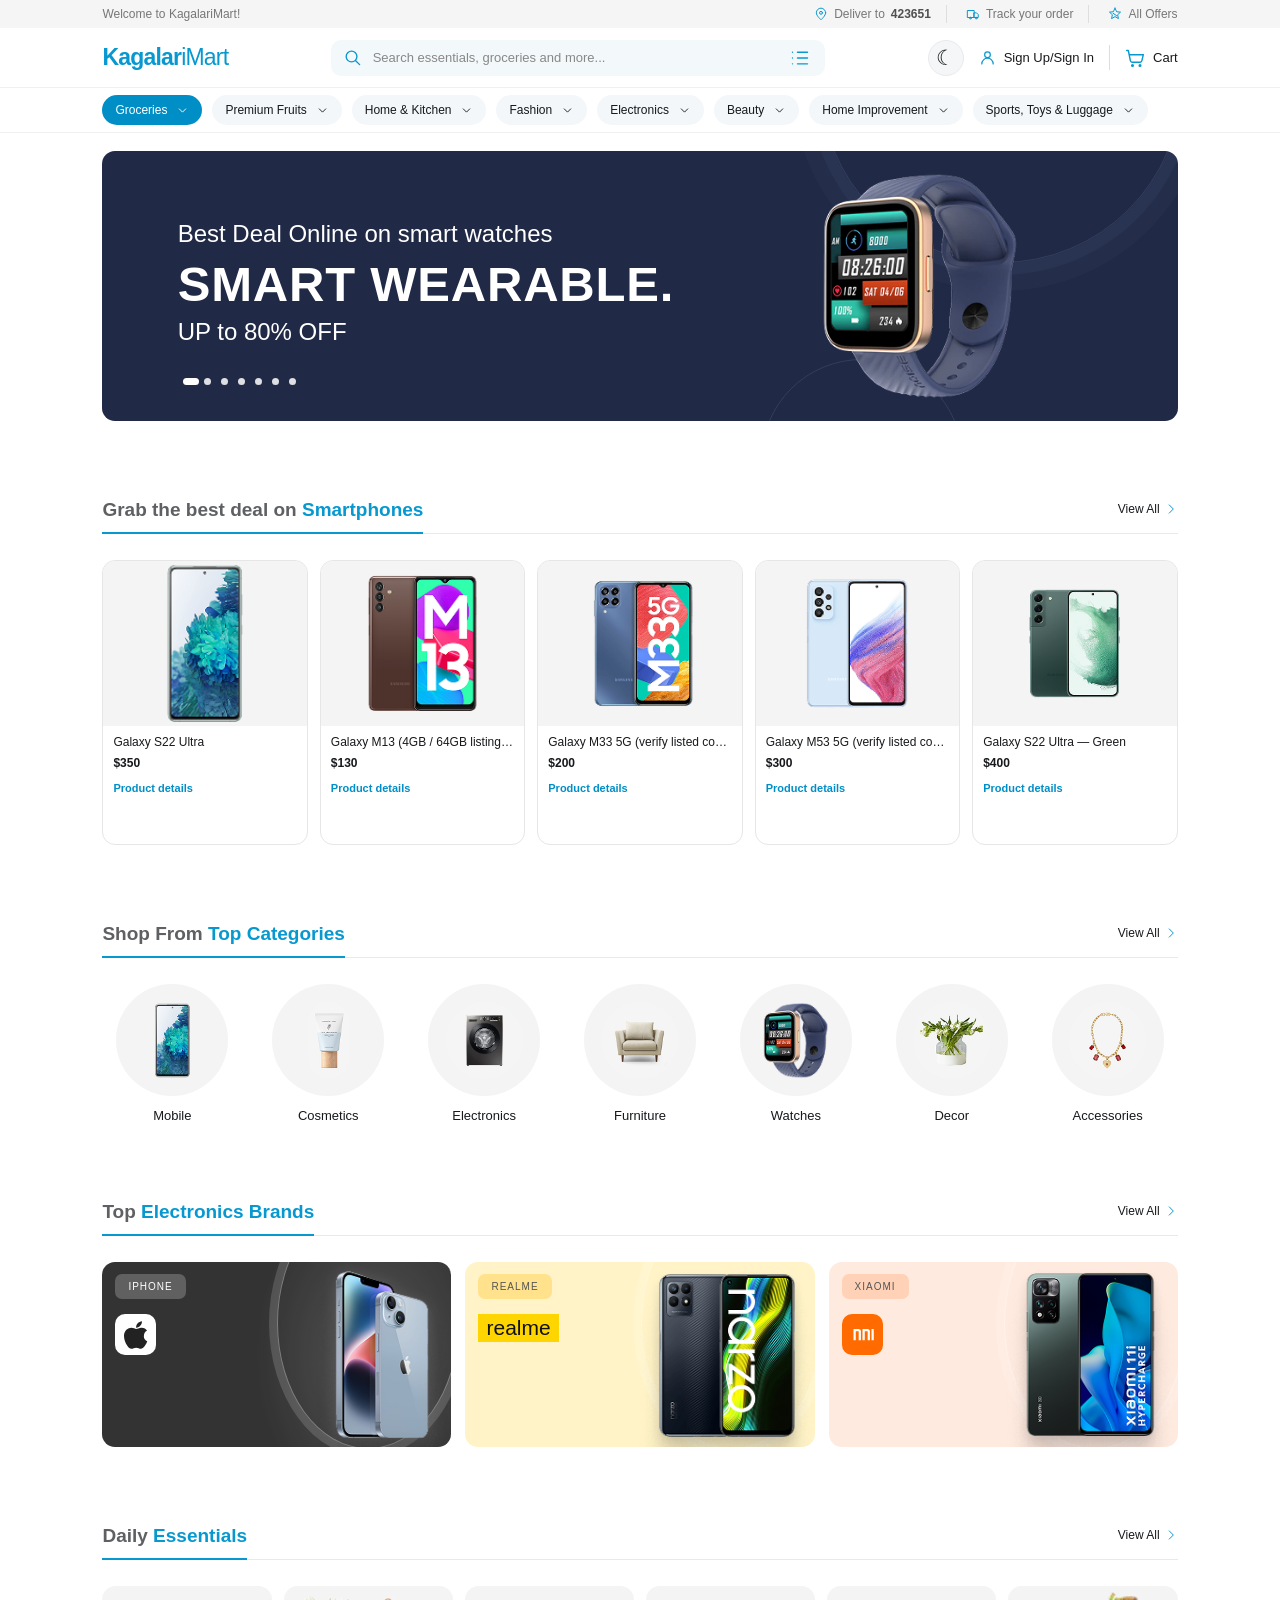
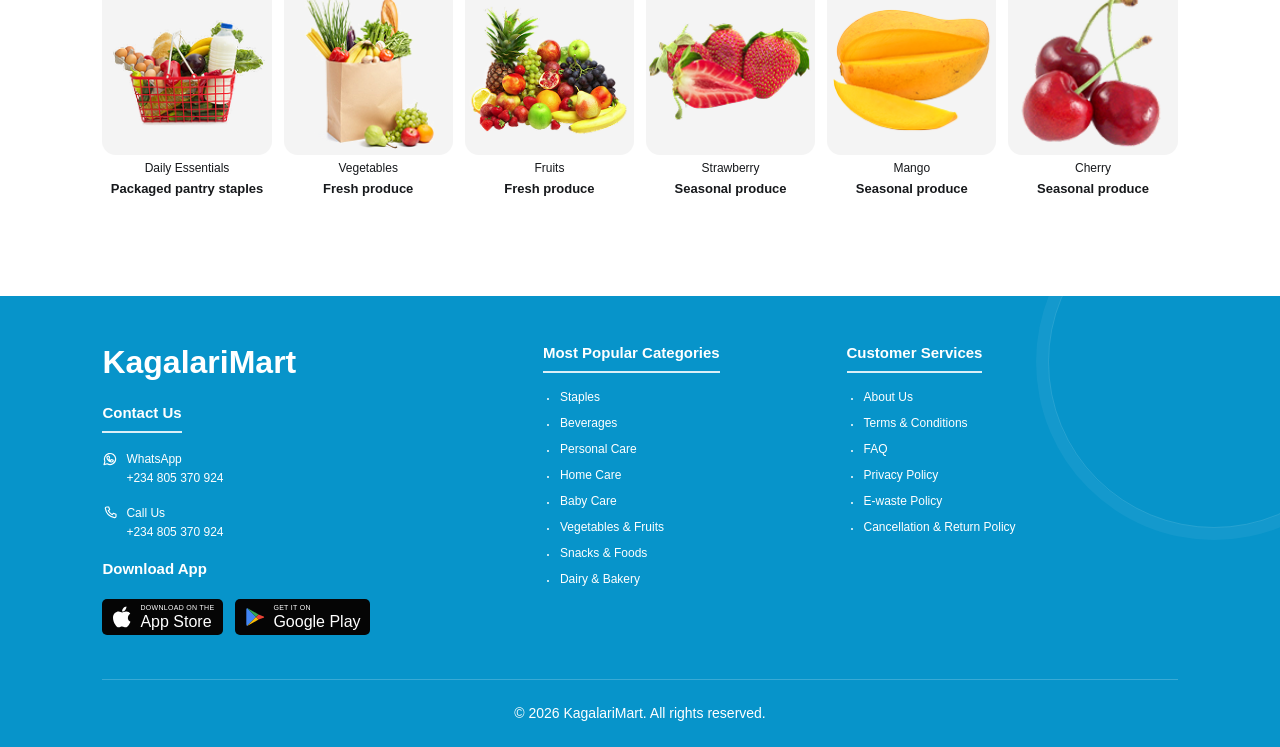
<file: index.html>
<!doctype html>
<!-- Main storefront: home-page sections and shared dialogs are populated from the catalog scripts. -->
<html lang="en">

<head>
  <meta charset="utf-8">
  <meta name="viewport" content="width=device-width, initial-scale=1">
  <meta name="theme-color" content="#ffffff">
  <meta name="description"
    content="Discover great deals on electronics, home essentials, groceries and more at KagalariMart.">
  <title>KagalariMart | Great deals every day</title>
  <script src="assets/js/theme-toggle.js"></script>
  <link rel="stylesheet" href="assets/css/styles.css">
  <link rel="stylesheet" href="assets/css/catalog-pages.css">
  <script src="assets/js/cart-store.js" defer></script>
  <script src="assets/js/catalog-data.js" defer></script>
  <script src="assets/js/main.js" defer></script>
  <script src="assets/js/catalog-pages.js" defer></script>
</head>

<body>
  <svg class="icon-library" aria-hidden="true" xmlns="http://www.w3.org/2000/svg">
    <symbol id="icon-location" viewBox="0 0 24 24">
      <path d="M20 10c0 5-8 12-8 12S4 15 4 10a8 8 0 1 1 16 0Z" />
      <circle cx="12" cy="10" r="2.5" />
    </symbol>
    <symbol id="icon-delivery" viewBox="0 0 24 24">
      <path d="M3 6h11v12H3zM14 10h4l3 3v5h-7z" />
      <circle cx="7.5" cy="19" r="1.5" />
      <circle cx="17.5" cy="19" r="1.5" />
    </symbol>
    <symbol id="icon-offer" viewBox="0 0 24 24">
      <path d="m12 2 2.8 6.1 6.7.7-5 4.5 1.4 6.6L12 16.5l-5.9 3.4 1.4-6.6-5-4.5 6.7-.7L12 2Z" />
      <path d="M9 11h.01M15 15h.01l-6-4" />
    </symbol>
    <symbol id="icon-search" viewBox="0 0 24 24">
      <circle cx="10.8" cy="10.8" r="6.8" />
      <path d="m16 16 5 5" />
    </symbol>
    <symbol id="icon-view" viewBox="0 0 24 24">
      <path d="M9 5h12M9 12h12M9 19h12" />
      <path d="M3 5h.01M3 12h.01M3 19h.01" />
    </symbol>
    <symbol id="icon-user" viewBox="0 0 24 24">
      <circle cx="12" cy="8" r="4" />
      <path d="M4 21a8 8 0 0 1 16 0" />
    </symbol>
    <symbol id="icon-cart" viewBox="0 0 24 24">
      <path d="M2 3h2l2.5 12.5a2 2 0 0 0 2 1.5h9.8a2 2 0 0 0 1.9-1.5L22 8H5" />
      <circle cx="9" cy="21" r="1" />
      <circle cx="18" cy="21" r="1" />
    </symbol>
    <symbol id="icon-chevron-down" viewBox="0 0 24 24">
      <path d="m6 9 6 6 6-6" />
    </symbol>
    <symbol id="icon-chevron-right" viewBox="0 0 24 24">
      <path d="m9 5 7 7-7 7" />
    </symbol>
    <symbol id="icon-menu" viewBox="0 0 24 24">
      <path d="M3 6h18M3 12h18M3 18h18" />
    </symbol>
    <symbol id="icon-arrow-left" viewBox="0 0 24 24">
      <path d="m15 18-6-6 6-6" />
    </symbol>
    <symbol id="icon-arrow-right" viewBox="0 0 24 24">
      <path d="m9 18 6-6-6-6" />
    </symbol>
    <symbol id="icon-whatsapp" viewBox="0 0 24 24">
      <path d="M20.5 11.7a8.5 8.5 0 0 1-12.6 7.5L3 20.5l1.3-4.7a8.5 8.5 0 1 1 16.2-4.1Z" />
      <path
        d="M8.5 8.2c.3-.6.6-.6 1-.6h.5c.2 0 .4.1.5.4l.8 1.9c.1.2.1.4-.1.6l-.6.8c-.2.2-.2.4-.1.6.5.9 1.2 1.6 2.1 2.1.2.1.4.1.6-.1l.8-1c.2-.2.4-.2.7-.1l1.8.9c.3.1.4.3.4.5 0 .4-.2 1.1-.6 1.5-.5.5-1.2.8-1.9.8-1.2 0-2.8-.7-4.2-1.9-1.6-1.4-2.7-3.1-2.8-4.4-.1-.8.3-1.6.8-2Z" />
    </symbol>
    <symbol id="icon-phone" viewBox="0 0 24 24">
      <path d="M7 3h3l1.5 4-2 1.6a15 15 0 0 0 5.9 5.9l1.6-2 4 1.5v3a2 2 0 0 1-2.2 2A17 17 0 0 1 5 5.2 2 2 0 0 1 7 3Z" />
    </symbol>
    <symbol id="icon-apple" viewBox="0 0 384 512">
      <path fill="currentColor"
        d="M318.7 268.7c-.2-36.7 16.4-64.4 49.9-84.6-18.7-26.7-47-41.4-84.4-44.3-35.5-2.8-74.3 20.8-88.5 20.8-15 0-49.4-19.8-76.4-19.8C63.8 141.2 0 186.3 0 272.5c0 25.5 4.7 51.8 14.1 78.8 12.6 36.7 58.1 126.6 105.6 125.1 24.8-.6 42.3-17.6 75.2-17.6 31.9 0 48.1 17.6 75.8 17.6 47.9-.7 89-82.4 101-119.2-64.2-30.3-53-88.5-53-88.5ZM262.5 105.2c27.1-32.2 24.6-61.5 23.8-71.2-23.9 1.4-51.4 16.2-67.1 34.5-17.3 19.8-27.5 44.2-25.3 71.7 25.7 2 49.3-11.3 68.6-35Z" />
    </symbol>
    <symbol id="icon-xiaomi" viewBox="0 0 24 24">
      <path fill="currentColor" stroke="none"
        d="M4 17V7h4.4c1.4 0 2.2.9 2.2 2.2V17h-2V9H6v8H4Zm8 0V7h4.4c1.4 0 2.2.9 2.2 2.2V17h-2V9H14v8h-2Zm8-10h2v10h-2z" />
    </symbol>
    <symbol id="icon-play-store" viewBox="0 0 24 24">
      <path fill="#4285f4" stroke="none" d="M3.4 2.1c-.6.4-.9 1.2-.9 2.2v15.4c0 1 .3 1.8.9 2.2L13.2 12 3.4 2.1Z" />
      <path fill="#34a853" stroke="none" d="M3.4 2.1 15.9 9.2 13.2 12 3.4 2.1Z" />
      <path fill="#fbbc04" stroke="none" d="m3.4 21.9 9.8-9.9 2.7 2.8-12.5 7.1Z" />
      <path fill="#ea4335" stroke="none" d="m15.9 9.2 5.5 2.3c.8.4.8 1 0 1.4l-5.5 1.9-2.7-2.8 2.7-2.8Z" />
    </symbol>
  </svg>
  <div class="announcement">
    <div class="page-width announcement__inner">
      <span>Welcome to KagalariMart!</span>
      <div class="announcement__links">
        <a href="#delivery"><svg class="icon utility-icon" aria-hidden="true">
            <use href="#icon-location" />
          </svg> Deliver to <strong>423651</strong></a>
        <a href="#orders"><svg class="icon utility-icon" aria-hidden="true">
            <use href="#icon-delivery" />
          </svg> Track your order</a>
        <a href="#offers"><svg class="icon utility-icon" aria-hidden="true">
            <use href="#icon-offer" />
          </svg> All Offers</a>
      </div>
    </div>
  </div>

  <!-- Store navigation, search, account, and cart controls. -->
  <header class="site-header">
    <div class="page-width header-main">
      <button class="menu-toggle icon-button" type="button" aria-label="Toggle category navigation"
        aria-expanded="false">
        <svg class="icon" aria-hidden="true">
          <use href="#icon-menu" />
        </svg>
      </button>
      <a class="wordmark" href="#" aria-label="KagalariMart home">Kagalar<span>iMart</span></a>

      <form class="search" role="search">
        <label class="sr-only" for="site-search">Search products</label>
        <svg class="icon search__icon" aria-hidden="true">
          <use href="#icon-search" />
        </svg>
        <input id="site-search" type="search" placeholder="Search essentials, groceries and more...">
        <button class="search__submit" type="submit" aria-label="Search"><svg class="icon" aria-hidden="true">
            <use href="#icon-view" />
          </svg></button>
      </form>

      <nav class="account-nav" aria-label="Account and cart">
        <button class="theme-toggle icon-button" type="button" data-theme-toggle aria-pressed="false" aria-label="Switch to dark mode" title="Switch to dark mode">
          <span data-theme-icon aria-hidden="true">☾</span>
        </button>
        <a href="#account"><svg class="icon nav-icon" aria-hidden="true">
            <use href="#icon-user" />
          </svg><span>Sign Up/Sign In</span></a>
        <span class="account-nav__divider" aria-hidden="true"></span>
        <a class="cart-button" href="checkout-page.html" aria-label="Shopping cart, 0 items">
          <svg class="icon nav-icon" aria-hidden="true">
            <use href="#icon-cart" />
          </svg><span>Cart</span><span class="cart-count" aria-live="polite">0</span>
        </a>
      </nav>
    </div>
    <nav class="category-nav" aria-label="Shop categories">
      <div class="page-width category-nav__inner">
        <a class="category-pill category-pill--active" href="#essentials">Groceries <svg class="icon category-chevron"
            aria-hidden="true">
            <use href="#icon-chevron-down" />
          </svg></a>
        <a class="category-pill" href="#essentials">Premium Fruits <svg class="icon category-chevron"
            aria-hidden="true">
            <use href="#icon-chevron-down" />
          </svg></a>
        <a class="category-pill" href="#categories">Home &amp; Kitchen <svg class="icon category-chevron"
            aria-hidden="true">
            <use href="#icon-chevron-down" />
          </svg></a>
        <a class="category-pill" href="#brands">Fashion <svg class="icon category-chevron" aria-hidden="true">
            <use href="#icon-chevron-down" />
          </svg></a>
        <a class="category-pill" href="#phones">Electronics <svg class="icon category-chevron" aria-hidden="true">
            <use href="#icon-chevron-down" />
          </svg></a>
        <a class="category-pill" href="#categories">Beauty <svg class="icon category-chevron" aria-hidden="true">
            <use href="#icon-chevron-down" />
          </svg></a>
        <a class="category-pill" href="#categories">Home Improvement <svg class="icon category-chevron"
            aria-hidden="true">
            <use href="#icon-chevron-down" />
          </svg></a>
        <a class="category-pill" href="#categories">Sports, Toys &amp; Luggage <svg class="icon category-chevron"
            aria-hidden="true">
            <use href="#icon-chevron-down" />
          </svg></a>
      </div>
    </nav>
  </header>

  <!-- Storefront content follows the order of the landing-page design. -->
  <main class="page-width">
    <!-- The carousel slide content and image are updated by main.js. -->
    <section class="hero" id="offers" role="region" aria-roledescription="carousel" aria-label="Featured offers">
      <a class="hero__destination" href="category-products.html?category=watches" aria-label="View smart wearable offer"></a>
      <div class="hero__copy" aria-live="polite" aria-atomic="true">
        <p class="hero__eyebrow">Best Deal Online on smart watches</p>
        <h1>SMART WEARABLE.</h1>
        <p class="hero__offer">UP to 80% OFF</p>
      </div>
      <div class="image-slot hero__image" data-src="images/smart-watch-hero.webp.png" data-image-ready="true" role="img"
        aria-label="Smart wearable offer image">
        <span class="image-slot__label">Add hero image<br><small>smart-watch-hero.webp.png</small></span>
      </div>
      <div class="hero__dots" role="group" aria-label="Choose featured offer">
        <button class="hero-dot is-active" type="button" aria-label="Show offer 1" aria-current="true"></button>
        <button class="hero-dot" type="button" aria-label="Show offer 2"></button>
        <button class="hero-dot" type="button" aria-label="Show offer 3"></button>
        <button class="hero-dot" type="button" aria-label="Show offer 4"></button>
        <button class="hero-dot" type="button" aria-label="Show offer 5"></button>
        <button class="hero-dot" type="button" aria-label="Show offer 6"></button>
        <button class="hero-dot" type="button" aria-label="Show offer 7"></button>
      </div>
      <button class="hero-arrow hero-arrow--previous" type="button" aria-label="Previous offer"><svg class="icon"
          aria-hidden="true">
          <use href="#icon-arrow-left" />
        </svg></button>
      <button class="hero-arrow hero-arrow--next" type="button" aria-label="Next offer"><svg class="icon"
          aria-hidden="true">
          <use href="#icon-arrow-right" />
        </svg></button>
    </section>

    <!-- Product cards use catalog IDs for detail views and cart operations. -->
    <section class="content-section" id="phones">
      <div class="section-heading">
        <h2>Grab the best deal on <span>Smartphones</span></h2>
        <a href="smartphones.html">View All <svg class="icon" aria-hidden="true">
            <use href="#icon-chevron-right" />
          </svg></a>
      </div>
      <div class="product-grid">
        <article class="product-card" data-product-id="galaxy-s22-ultra" data-price="350"
          data-image="images/galaxy-s22-ultra.webp.png" data-search="galaxy s22 ultra smartphone samsung">
          <div class="image-slot product-card__image" data-src="images/galaxy-s22-ultra.webp.png"
            data-image-ready="true" role="img" aria-label="Galaxy S22 Ultra">
            <span class="image-slot__label">Product image<br><small>galaxy-s22-ultra.webp</small></span>
          </div>
          <div class="product-card__details">
            <h3>Galaxy S22 Ultra</h3>
            <p class="price"><strong>$350</strong></p>
          </div>
          <a class="product-details" href="product-detail.html?id=galaxy-s22-ultra" data-catalog-item="galaxy-s22-ultra">Product details</a>
          <button class="quick-add" type="button" data-product="Galaxy S22 Ultra"
            aria-label="Add Galaxy S22 Ultra to cart">Add to cart</button>
        </article>
        <article class="product-card product-card--featured" data-product-id="galaxy-m13" data-price="130"
          data-image="images/galaxy-m13.webp.png" data-search="galaxy m13 smartphone samsung">
          <div class="image-slot product-card__image" data-src="images/galaxy-m13.webp.png" data-image-ready="true"
            role="img" aria-label="Galaxy M13">
            <span class="image-slot__label">Product image<br><small>galaxy-m13.webp</small></span>
          </div>
          <div class="product-card__details">
            <h3>Galaxy M13 (4GB / 64GB listing; variant unverified)</h3>
            <p class="price"><strong>$130</strong></p>
          </div>
          <a class="product-details" href="product-detail.html?id=galaxy-m13" data-catalog-item="galaxy-m13">Product details</a>
          <button class="quick-add" type="button" data-product="Galaxy M13" aria-label="Add Galaxy M13 to cart">Add to
            cart</button>
        </article>
        <article class="product-card" data-product-id="galaxy-m33" data-price="200"
          data-image="images/galaxy-m33.webp.png" data-search="galaxy m33 smartphone samsung">
          <div class="image-slot product-card__image" data-src="images/galaxy-m33.webp.png" data-image-ready="true"
            role="img" aria-label="Galaxy M33">
            <span class="image-slot__label">Product image<br><small>galaxy-m33.webp</small></span>
          </div>
          <div class="product-card__details">
            <h3>Galaxy M33 5G (verify listed configuration)</h3>
            <p class="price"><strong>$200</strong></p>
          </div>
          <a class="product-details" href="product-detail.html?id=galaxy-m33" data-catalog-item="galaxy-m33">Product details</a>
          <button class="quick-add" type="button" data-product="Galaxy M33" aria-label="Add Galaxy M33 to cart">Add to
            cart</button>
        </article>
        <article class="product-card" data-product-id="galaxy-m53" data-price="300"
          data-image="images/galaxy-m53.webp.png" data-search="galaxy m53 smartphone samsung">
          <div class="image-slot product-card__image" data-src="images/galaxy-m53.webp.png" data-image-ready="true"
            role="img" aria-label="Galaxy M53">
            <span class="image-slot__label">Product image<br><small>galaxy-m53.webp</small></span>
          </div>
          <div class="product-card__details">
            <h3>Galaxy M53 5G (verify listed configuration)</h3>
            <p class="price"><strong>$300</strong></p>
          </div>
          <a class="product-details" href="product-detail.html?id=galaxy-m53" data-catalog-item="galaxy-m53">Product details</a>
          <button class="quick-add" type="button" data-product="Galaxy M53" aria-label="Add Galaxy M53 to cart">Add to
            cart</button>
        </article>
        <article class="product-card" data-product-id="galaxy-s22-ultra-green" data-price="400"
          data-image="images/galaxy-s22-green.webp.png" data-search="galaxy s22 ultra smartphone samsung">
          <div class="image-slot product-card__image" data-src="images/galaxy-s22-green.webp.png"
            data-image-ready="true" role="img" aria-label="Green Galaxy S22 Ultra">
            <span class="image-slot__label">Product image<br><small>galaxy-s22-green.webp</small></span>
          </div>
          <div class="product-card__details">
            <h3>Galaxy S22 Ultra — Green</h3>
            <p class="price"><strong>$400</strong></p>
          </div>
          <a class="product-details" href="product-detail.html?id=galaxy-s22-ultra-green" data-catalog-item="galaxy-s22-ultra-green">Product details</a>
          <button class="quick-add" type="button" data-product="Galaxy S22 Ultra Green"
            aria-label="Add Galaxy S22 Ultra to cart">Add to cart</button>
        </article>
      </div>
      <p class="empty-search" hidden>No matching products found. Try another search.</p>
    </section>

    <!-- Each category tile links to its category-specific product listing. -->
    <section class="content-section categories-section" id="categories">
      <div class="section-heading">
        <h2>Shop From <span>Top Categories</span></h2>
        <a href="top-categories.html">View All <svg class="icon" aria-hidden="true">
            <use href="#icon-chevron-right" />
          </svg></a>
      </div>
      <div class="category-grid">
        <a class="category-item category-item--selected" href="category-products.html?category=mobile">
          <span class="image-slot category-item__image" data-src="images/mobile.png" data-image-ready="true" role="img"
            aria-label="Mobile category"><span class="image-slot__label">Mobile</span></span>
          <span>Mobile</span>
        </a>
        <a class="category-item" href="category-products.html?category=cosmetics">
          <span class="image-slot category-item__image" data-src="images/cosmetics.png" data-image-ready="true"
            role="img" aria-label="Cosmetics category"><span class="image-slot__label">Cosmetics</span></span>
          <span>Cosmetics</span>
        </a>
        <a class="category-item" href="category-products.html?category=electronics">
          <span class="image-slot category-item__image" data-src="images/electronics.png" data-image-ready="true"
            role="img" aria-label="Electronics category"><span class="image-slot__label">Electronics</span></span>
          <span>Electronics</span>
        </a>
        <a class="category-item" href="category-products.html?category=furniture">
          <span class="image-slot category-item__image" data-src="images/furniture.png" data-image-ready="true"
            role="img" aria-label="Furniture category"><span class="image-slot__label">Furniture</span></span>
          <span>Furniture</span>
        </a>
        <a class="category-item" href="category-products.html?category=watches">
          <span class="image-slot category-item__image" data-src="images/watches.png" data-image-ready="true" role="img"
            aria-label="Watches category"><span class="image-slot__label">Watches</span></span>
          <span>Watches</span>
        </a>
        <a class="category-item" href="category-products.html?category=decor">
          <span class="image-slot category-item__image" data-src="images/decor.png" data-image-ready="true" role="img"
            aria-label="Decor category"><span class="image-slot__label">Decor</span></span>
          <span>Decor</span>
        </a>
        <a class="category-item" href="category-products.html?category=accessories">
          <span class="image-slot category-item__image" data-src="images/accessories.png" data-image-ready="true"
            role="img" aria-label="Accessories category"><span class="image-slot__label">Accessories</span></span>
          <span>Accessories</span>
        </a>
      </div>
    </section>

    <!-- Brand offers link to the corresponding products in the catalog. -->
    <section class="content-section brands-section" id="brands">
      <div class="section-heading">
        <h2>Top <span>Electronics Brands</span></h2>
        <a href="electronics-brands.html">View All <svg class="icon" aria-hidden="true">
            <use href="#icon-chevron-right" />
          </svg></a>
      </div>
      <div class="brand-grid">
        <a class="brand-card brand-card--dark" href="product-detail.html?id=iphone-15" data-catalog-item="iphone-15" aria-label="View iPhone 15">
          <span class="brand-card__name iphone">IPHONE</span><span class="brand-card__logo brand-card__logo--apple"
            aria-hidden="true"><svg class="icon">
              <use href="#icon-apple" />
            </svg></span>
          <!-- <span class="brand-card__offer">Explore iPhone products</span> -->
          <span class="image-slot brand-card__image" data-src="images/phone%20image%201.png" data-image-ready="true"
            role="img" aria-label="iPhone promotion"><span class="image-slot__label">Phone image</span></span>
        </a>
        <a class="brand-card brand-card--yellow" href="product-detail.html?id=realme-gt-6" data-catalog-item="realme-gt-6" aria-label="View realme GT 6">
          <span class="brand-card__name">REALME</span><span class="brand-card__logo">realme</span>
          <!-- <span class="brand-card__offer">Explore realme products</span> -->
          <span class="image-slot brand-card__image one" data-src="images/phone%20image%202.png" data-image-ready="true"
            role="img" aria-label="Realme promotion"><span class="image-slot__label">Phone image</span></span>
        </a>
        <a class="brand-card brand-card--peach" href="product-detail.html?id=xiaomi-14" data-catalog-item="xiaomi-14" aria-label="View Xiaomi 14">
          <span class="brand-card__name">XIAOMI</span><span class="brand-card__logo brand-card__logo--xiaomi"
            aria-hidden="true"><svg class="icon">
              <use href="#icon-xiaomi" />
            </svg></span>
          <!-- <span class="brand-card__offer">Explore Xiaomi products</span> -->
          <span class="image-slot brand-card__image one" data-src="images/phone%20image%203.png" data-image-ready="true"
            role="img" aria-label="Xiaomi promotion"><span class="image-slot__label">Phone image</span></span>
        </a>
      </div>
      <!-- <div class="carousel-dots" aria-hidden="true"><span
          class="is-active"></span><span></span><span></span><span></span><span></span><span></span><span></span></div> -->
    </section>

    <section class="content-section essentials-section" id="essentials">
      <div class="section-heading">
        <h2>Daily <span>Essentials</span></h2>
        <a href="daily-essentials.html">View All <svg class="icon" aria-hidden="true">
            <use href="#icon-chevron-right" />
          </svg></a>
      </div>
      <div class="essentials-grid">
        <a class="essential-item essential-item--selected" href="product-detail.html?id=daily-staples" data-catalog-item="daily-staples">
          <span class="image-slot essential-item__image" data-src="images/daily%20essentials.png"
            data-image-ready="true" role="img" aria-label="Daily essentials"><span class="image-slot__label">Daily
              essentials</span></span>
          <span>Daily Essentials</span><strong>Packaged pantry staples</strong>
        </a>
        <a class="essential-item" href="product-detail.html?id=daily-vegetables" data-catalog-item="daily-vegetables">
          <span class="image-slot essential-item__image" data-src="images/vegetables.png" data-image-ready="true"
            role="img" aria-label="Vegetables"><span class="image-slot__label">Vegetables</span></span>
          <span>Vegetables</span><strong>Fresh produce</strong>
        </a>
        <a class="essential-item" href="product-detail.html?id=daily-fruits" data-catalog-item="daily-fruits">
          <span class="image-slot essential-item__image" data-src="images/fruits.png" data-image-ready="true" role="img"
            aria-label="Fruits"><span class="image-slot__label">Fruits</span></span>
          <span>Fruits</span><strong>Fresh produce</strong>
        </a>
        <a class="essential-item" href="product-detail.html?id=daily-strawberries" data-catalog-item="daily-strawberries">
          <span class="image-slot essential-item__image" data-src="images/strawberry.png" data-image-ready="true"
            role="img" aria-label="Strawberries"><span class="image-slot__label">Strawberry</span></span>
          <span>Strawberry</span><strong>Seasonal produce</strong>
        </a>
        <a class="essential-item" href="product-detail.html?id=daily-mango" data-catalog-item="daily-mango">
          <span class="image-slot essential-item__image" data-src="images/mango.png" data-image-ready="true" role="img"
            aria-label="Mango"><span class="image-slot__label">Mango</span></span>
          <span>Mango</span><strong>Seasonal produce</strong>
        </a>
        <a class="essential-item" href="product-detail.html?id=daily-cherries" data-catalog-item="daily-cherries">
          <span class="image-slot essential-item__image" data-src="images/cherry.png" data-image-ready="true" role="img"
            aria-label="Cherries"><span class="image-slot__label">Cherry</span></span>
          <span>Cherry</span><strong>Seasonal produce</strong>
        </a>
      </div>
    </section>
  </main>

  <dialog class="product-dialog" aria-labelledby="product-dialog-title">
    <button class="product-dialog__close" type="button" aria-label="Close product details">×</button>
    <div class="product-dialog__image"></div>
    <div class="product-dialog__content">
      <p class="product-dialog__brand"></p>
      <h2 class="product-dialog__title" id="product-dialog-title"></h2>
      <p class="product-dialog__description"></p>
      <ul class="product-dialog__specs"></ul>
      <p class="product-dialog__price"></p>
      <a class="product-dialog__source" target="_blank" rel="noopener noreferrer">Manufacturer or reference source</a>
      <button class="catalog-button catalog-button--primary" type="button" data-dialog-add>Add to cart</button>
    </div>
  </dialog>

  <footer class="site-footer">
    <div class="page-width footer-content">
      <div class="footer-contact" id="contact">
        <a class="footer-wordmark" href="#">KagalariMart</a>
        <h2>Contact Us</h2>
        <p><svg class="icon footer-contact__icon" aria-hidden="true">
            <use href="#icon-whatsapp" />
          </svg> WhatsApp<br><a href="https://wa.me/message/PLWWLLLP47IZL1">+234 805 370 924</a></p>
        <p><svg class="icon footer-contact__icon" aria-hidden="true">
            <use href="#icon-phone" />
          </svg> Call Us<br><a href="tel:+234805370924">+234 805 370 924</a></p>
        <h2 class="download-title">Download App</h2>
        <div class="app-badges">
          <a href="#app-store" class="app-badge"><svg class="icon app-badge__apple" aria-hidden="true">
              <use href="#icon-apple" />
            </svg><span><small>DOWNLOAD ON THE</small>App Store</span></a>
          <a href="#play-store" class="app-badge"><svg class="icon app-badge__play" aria-hidden="true">
              <use href="#icon-play-store" />
            </svg><span><small>GET IT ON</small>Google Play</span></a>
        </div>
      </div>
      <div class="footer-links">
        <h2>Most Popular Categories</h2>
        <ul>
          <li><a href="#essentials">Staples</a></li>
          <li><a href="#essentials">Beverages</a></li>
          <li><a href="#categories">Personal Care</a></li>
          <li><a href="#categories">Home Care</a></li>
          <li><a href="#categories">Baby Care</a></li>
          <li><a href="#essentials">Vegetables &amp; Fruits</a></li>
          <li><a href="#essentials">Snacks &amp; Foods</a></li>
          <li><a href="#essentials">Dairy &amp; Bakery</a></li>
        </ul>
      </div>
      <div class="footer-links">
        <h2>Customer Services</h2>
        <ul>
          <li><a href="customer-service.html#about">About Us</a></li>
          <li><a href="customer-service.html#terms">Terms &amp; Conditions</a></li>
          <li><a href="customer-service.html#faq">FAQ</a></li>
          <li><a href="customer-service.html#privacy">Privacy Policy</a></li>
          <li><a href="customer-service.html#ewaste">E-waste Policy</a></li>
          <li><a href="customer-service.html#returns">Cancellation &amp; Return Policy</a></li>
        </ul>
      </div>
    </div>
    <div class="page-width footer-bottom">© 2026 KagalariMart. All rights reserved.</div>
  </footer>
  <div class="toast" role="status" aria-live="polite"></div>
  <script src="assets/js/page-controls.js"></script>
</body>

</html>
</file>
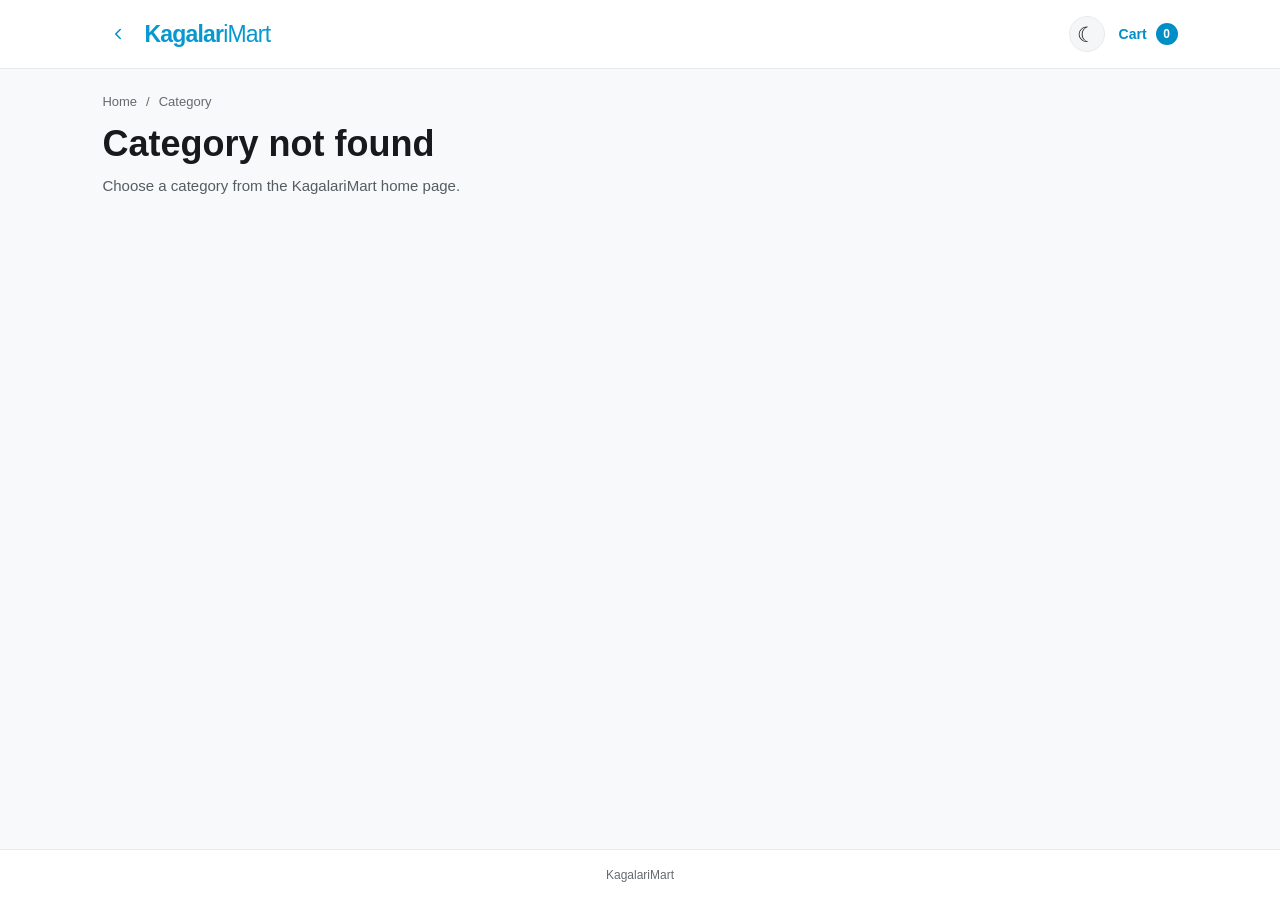
<file: category-products.html>
<!doctype html>
<!-- Shared product listing; the category query parameter selects a curated item group. -->
<html lang="en">
<head>
  <meta charset="utf-8">
  <meta name="viewport" content="width=device-width, initial-scale=1">
  <meta name="description" content="Browse products across KagalariMart shopping categories.">
  <title>Category Products | KagalariMart</title>
  <script src="assets/js/theme-toggle.js"></script>
  <link rel="stylesheet" href="assets/css/styles.css">
  <link rel="stylesheet" href="assets/css/catalog-pages.css">
  <script src="assets/js/cart-store.js" defer></script>
  <script src="assets/js/catalog-data.js" defer></script>
  <script src="assets/js/catalog-pages.js" defer></script>
</head>
<body class="catalog-page" data-category-products>
  <header class="catalog-header"><div class="page-width catalog-header__inner"><a class="wordmark" href="index.html">Kagalar<span>iMart</span></a><div class="catalog-header__actions"><button class="theme-toggle icon-button" type="button" data-theme-toggle aria-pressed="false" aria-label="Switch to dark mode" title="Switch to dark mode"><span data-theme-icon aria-hidden="true">☾</span></button><a class="catalog-cart" href="checkout-page.html">Cart <span class="catalog-cart-count" aria-live="polite">0</span></a></div></div></header>
  <main class="page-width catalog-main">
    <nav class="catalog-breadcrumb" aria-label="Breadcrumb"><a href="index.html">Home</a><span aria-hidden="true">/</span><span aria-current="page">Category</span></nav>
    <h1 class="catalog-page-title">Category Products</h1>
    <p class="catalog-page-intro"></p>
    <p class="catalog-feedback" role="status" aria-live="polite" hidden></p>
    <!-- catalog-pages.js renders the selected category cards into this grid. -->
    <div class="catalog-grid"></div>
  </main>
  <footer class="catalog-footer"><div class="page-width">KagalariMart</div></footer>
  <dialog class="product-dialog" aria-labelledby="product-dialog-title"><button class="product-dialog__close" type="button" aria-label="Close product details">×</button><div class="product-dialog__image"></div><div class="product-dialog__content"><p class="product-dialog__brand"></p><h2 class="product-dialog__title" id="product-dialog-title"></h2><p class="product-dialog__description"></p><ul class="product-dialog__specs"></ul><p class="product-dialog__price"></p><a class="product-dialog__source" target="_blank" rel="noopener noreferrer">Manufacturer or reference source</a><button class="catalog-button catalog-button--primary" type="button" data-dialog-add>Add to cart</button></div></dialog>
  <script src="assets/js/page-controls.js"></script>
</body>
</html>
</file>
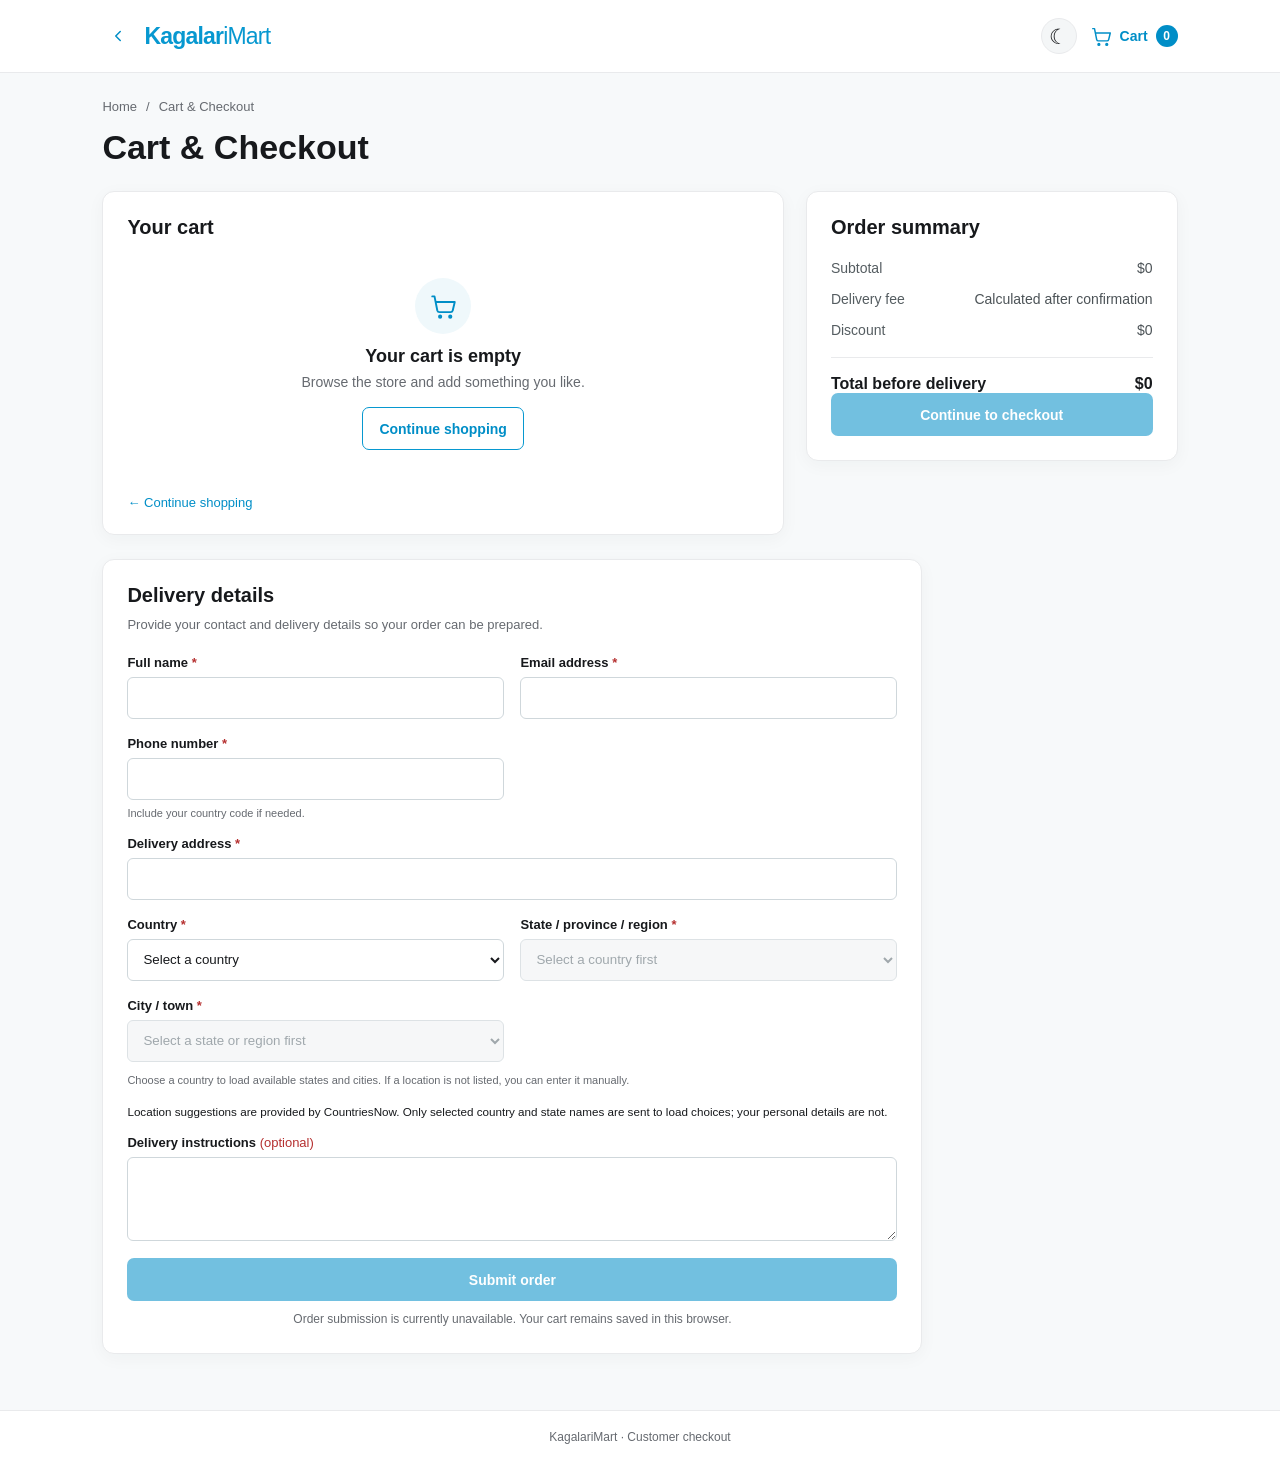
<file: checkout-page.html>
<!doctype html>
<!-- KagalariMart shopping cart and checkout page. -->
<html lang="en">
  <head>
    <meta charset="utf-8">
    <meta name="viewport" content="width=device-width, initial-scale=1">
    <meta name="theme-color" content="#ffffff">
    <meta name="description" content="Review your KagalariMart cart and enter delivery details.">
    <title>Cart &amp; Checkout | KagalariMart</title>
    <script src="assets/js/theme-toggle.js"></script>
    <link rel="stylesheet" href="assets/css/styles.css">
    <script src="assets/js/cart-store.js" defer></script>
    <script src="assets/js/checkout.js" defer></script>
  </head>
  <body class="checkout-page">
    <header class="checkout-header">
      <div class="page-width checkout-header__inner">
        <a class="wordmark" href="index.html" aria-label="KagalariMart home">Kagalar<span>iMart</span></a>
        <div class="checkout-header__actions">
        <button class="theme-toggle icon-button" type="button" data-theme-toggle aria-pressed="false" aria-label="Switch to dark mode" title="Switch to dark mode"><span data-theme-icon aria-hidden="true">☾</span></button>
        <a class="checkout-header__cart" href="checkout-page.html" aria-current="page">
          <svg class="icon" aria-hidden="true" viewBox="0 0 24 24"><path d="M2 3h2l2.5 12.5a2 2 0 0 0 2 1.5h9.8a2 2 0 0 0 1.9-1.5L22 8H5"/><circle cx="9" cy="21" r="1"/><circle cx="18" cy="21" r="1"/></svg>
          Cart <span class="checkout-cart-count" aria-live="polite">0</span>
        </a>
        </div>
      </div>
    </header>

    <main class="page-width checkout-main">
      <nav class="checkout-breadcrumb" aria-label="Breadcrumb">
        <a href="index.html">Home</a><span aria-hidden="true">/</span><span aria-current="page">Cart &amp; Checkout</span>
      </nav>
      <h1 class="checkout-title">Cart &amp; Checkout</h1>

      <!-- Cart contents and totals are rendered from local storage by checkout.js. -->
      <div class="checkout-layout">
        <section class="checkout-panel cart-panel" aria-labelledby="cart-heading">
          <div class="checkout-panel__heading">
            <h2 id="cart-heading">Your cart</h2>
            <button class="text-button clear-cart" type="button" hidden>Clear cart</button>
          </div>
          <div class="cart-lines" aria-live="polite"></div>
          <div class="cart-empty" hidden>
            <div class="cart-empty__icon" aria-hidden="true">
              <svg class="icon" viewBox="0 0 24 24"><path d="M2 3h2l2.5 12.5a2 2 0 0 0 2 1.5h9.8a2 2 0 0 0 1.9-1.5L22 8H5"/><circle cx="9" cy="21" r="1"/><circle cx="18" cy="21" r="1"/></svg>
            </div>
            <h3>Your cart is empty</h3>
            <p>Browse the store and add something you like.</p>
            <a class="button button--secondary" href="index.html#phones">Continue shopping</a>
          </div>
          <p class="cart-error" role="alert" hidden></p>
          <a class="continue-shopping" href="index.html#phones">← Continue shopping</a>
        </section>

        <aside class="checkout-panel order-panel" aria-labelledby="summary-heading">
          <h2 id="summary-heading">Order summary</h2>
          <dl class="summary-lines">
            <div><dt>Subtotal</dt><dd class="summary-subtotal">$0</dd></div>
            <div><dt>Delivery fee</dt><dd>Calculated after confirmation</dd></div>
            <div><dt>Discount</dt><dd>$0</dd></div>
          </dl>
          <div class="summary-total">
            <strong>Total before delivery</strong><strong class="summary-total__amount">$0</strong>
          </div>
          <a class="button button--primary checkout-link" href="#customer-details">Continue to checkout</a>
        </aside>
      </div>

      <!-- Browser validation is active for required delivery details. -->
      <section class="checkout-panel customer-panel" id="customer-details" aria-labelledby="customer-heading">
        <h2 id="customer-heading">Delivery details</h2>
        <p class="form-intro">Provide your contact and delivery details so your order can be prepared.</p>
        <form class="checkout-form">
          <div class="form-grid">
            <div class="form-field">
              <label for="full-name">Full name <span aria-hidden="true">*</span></label>
              <input id="full-name" name="fullName" type="text" autocomplete="name" required minlength="2" maxlength="100">
            </div>
            <div class="form-field">
              <label for="email">Email address <span aria-hidden="true">*</span></label>
              <input id="email" name="email" type="email" autocomplete="email" required maxlength="254">
            </div>
            <div class="form-field">
              <label for="phone">Phone number <span aria-hidden="true">*</span></label>
              <input id="phone" name="phone" type="tel" autocomplete="tel" required minlength="7" maxlength="20" pattern="[0-9+ .\x2D]{7,20}" aria-describedby="phone-help">
              <small id="phone-help">Include your country code if needed.</small>
            </div>
            <div class="form-field form-field--wide">
              <label for="address">Delivery address <span aria-hidden="true">*</span></label>
              <input id="address" name="address" type="text" autocomplete="street-address" required minlength="5" maxlength="200">
            </div>
            <div class="form-field">
              <label for="country">Country <span aria-hidden="true">*</span></label>
              <select id="country" name="country" autocomplete="country-name" required>
                <option value="">Select a country</option>
              </select>
            </div>
            <div class="form-field">
              <label for="region">State / province / region <span aria-hidden="true">*</span></label>
              <select id="region" name="region" autocomplete="address-level1" required disabled>
                <option value="">Select a country first</option>
              </select>
              <input id="region-manual" name="region" type="text" autocomplete="address-level1" maxlength="100" placeholder="Enter your state or region" hidden disabled>
            </div>
            <div class="form-field">
              <label for="city">City / town <span aria-hidden="true">*</span></label>
              <select id="city" name="city" autocomplete="address-level2" required disabled>
                <option value="">Select a state or region first</option>
              </select>
              <input id="city-manual" name="city" type="text" autocomplete="address-level2" maxlength="100" placeholder="Enter your city or town" hidden disabled>
            </div>
            <p class="location-status form-field--wide" data-location-status role="status" aria-live="polite">Choose a country to load available states and cities. If a location is not listed, you can enter it manually.</p>
            <small class="location-privacy form-field--wide">Location suggestions are provided by CountriesNow. Only selected country and state names are sent to load choices; your personal details are not.</small>
            <div class="form-field form-field--wide">
              <label for="instructions">Delivery instructions <span class="optional-label">(optional)</span></label>
              <textarea id="instructions" name="instructions" rows="3" maxlength="500"></textarea>
            </div>
          </div>
          <p class="checkout-feedback" role="status" aria-live="polite" hidden></p>
          <button class="button button--primary place-order" type="submit">Submit order</button>
          <p class="checkout-notice">Order submission is currently unavailable. Your cart remains saved in this browser.</p>
        </form>
      </section>
    </main>

    <footer class="checkout-footer">
      <div class="page-width">KagalariMart · Customer checkout</div>
    </footer>
    <script src="assets/js/page-controls.js"></script>
  </body>
</html>
</file>
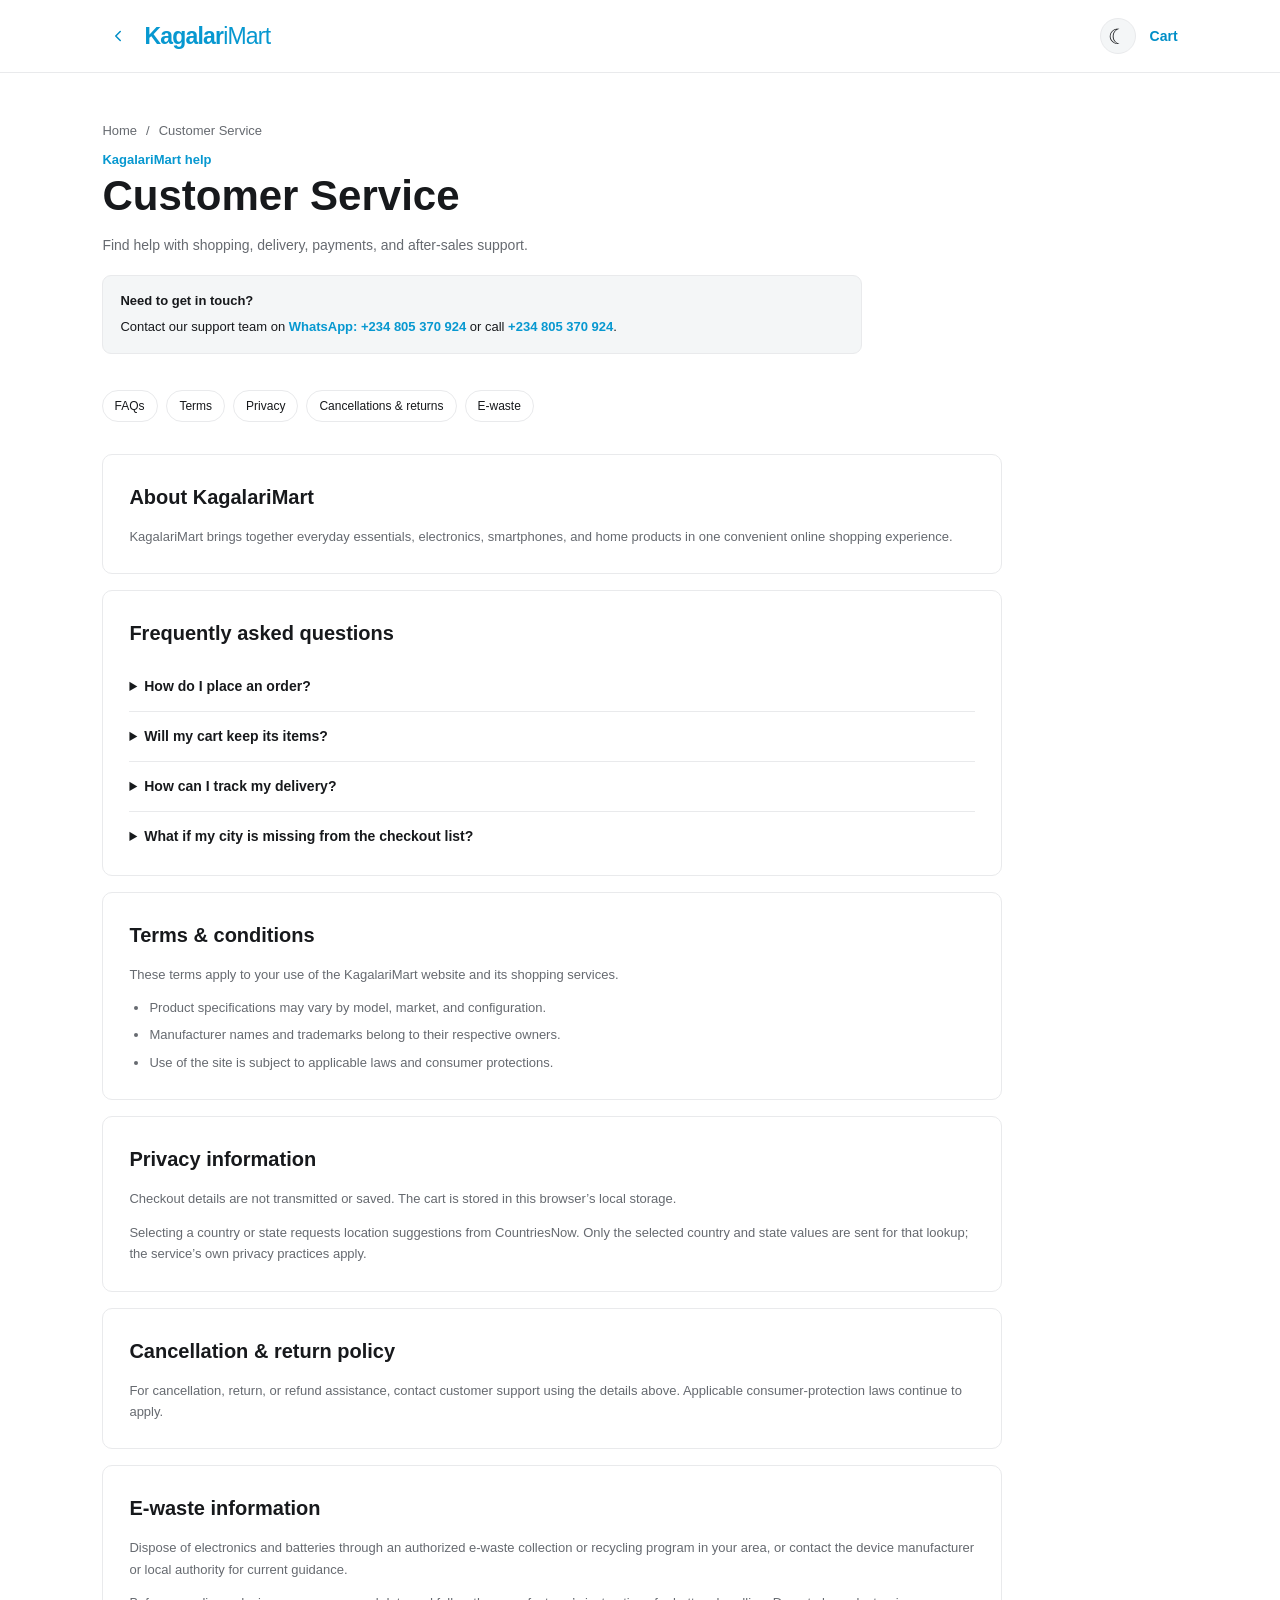
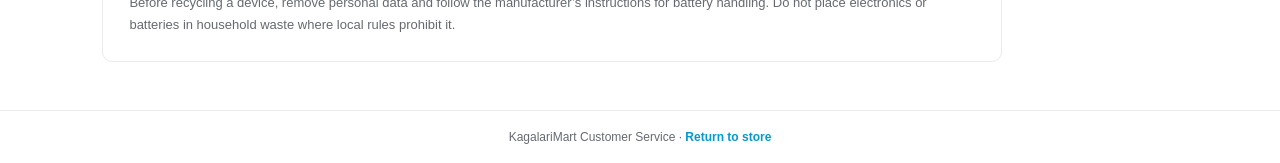
<file: customer-service.html>
<!doctype html>
<!-- Customer support and policy information for KagalariMart. -->
<html lang="en">
  <head>
    <meta charset="utf-8">
    <meta name="viewport" content="width=device-width, initial-scale=1">
    <meta name="theme-color" content="#ffffff">
    <meta name="description" content="Find KagalariMart customer support, frequently asked questions, and service policies.">
    <title>Customer Service | KagalariMart</title>
    <script src="assets/js/theme-toggle.js"></script>
    <link rel="stylesheet" href="assets/css/styles.css">
    <link rel="stylesheet" href="assets/css/customer-service.css">
  </head>
  <body class="customer-service-page">
    <header class="checkout-header">
      <div class="page-width checkout-header__inner">
        <a class="wordmark" href="index.html" aria-label="KagalariMart home">Kagalar<span>iMart</span></a>
        <div class="checkout-header__actions">
          <button class="theme-toggle icon-button" type="button" data-theme-toggle aria-pressed="false" aria-label="Switch to dark mode" title="Switch to dark mode"><span data-theme-icon aria-hidden="true">☾</span></button>
          <a class="checkout-header__cart" href="checkout-page.html">Cart</a>
        </div>
      </div>
    </header>

    <main class="page-width service-main">
      <nav class="checkout-breadcrumb" aria-label="Breadcrumb">
        <a href="index.html">Home</a><span aria-hidden="true">/</span><span aria-current="page">Customer Service</span>
      </nav>
      <header class="service-intro">
        <p class="service-eyebrow">KagalariMart help</p>
        <h1>Customer Service</h1>
        <p>Find help with shopping, delivery, payments, and after-sales support.</p>
        <div class="service-contact">
          <strong>Need to get in touch?</strong>
          <span>Contact our support team on <a href="https://wa.me/message/PLWWLLLP47IZL1">WhatsApp: +234 805 370 924</a> or call <a href="tel:+234805370924">+234 805 370 924</a>.</span>
        </div>
      </header>

      <nav class="service-nav" aria-label="Customer service topics">
        <a href="#faq">FAQs</a>
        <a href="#terms">Terms</a>
        <a href="#privacy">Privacy</a>
        <a href="#returns">Cancellations &amp; returns</a>
        <a href="#ewaste">E-waste</a>
      </nav>

      <div class="service-sections">
        <section class="service-card" id="about">
          <h2>About KagalariMart</h2>
          <p>KagalariMart brings together everyday essentials, electronics, smartphones, and home products in one convenient online shopping experience.</p>
        </section>

        <section class="service-card" id="faq">
          <h2>Frequently asked questions</h2>
          <details>
            <summary>How do I place an order?</summary>
            <p>Online order placement is currently unavailable. Contact customer support for purchase enquiries.</p>
          </details>
          <details>
            <summary>Will my cart keep its items?</summary>
            <p>Your cart is saved in this browser, so it remains available on this device. You can update quantities, remove individual products, or clear the cart from the checkout page.</p>
          </details>
          <details>
            <summary>How can I track my delivery?</summary>
            <p>Contact customer support with your order number for delivery assistance.</p>
          </details>
          <details>
            <summary>What if my city is missing from the checkout list?</summary>
            <p>Choose the manual-entry option to enter your location. Country and state names are sent to CountriesNow to retrieve suggestions; your contact and street-address details are not sent to that service.</p>
          </details>
        </section>

        <section class="service-card" id="terms">
          <h2>Terms &amp; conditions</h2>
          <p>These terms apply to your use of the KagalariMart website and its shopping services.</p>
          <ul>
            <li>Product specifications may vary by model, market, and configuration.</li>
            <li>Manufacturer names and trademarks belong to their respective owners.</li>
            <li>Use of the site is subject to applicable laws and consumer protections.</li>
          </ul>
        </section>

        <section class="service-card" id="privacy">
          <h2>Privacy information</h2>
          <p>Checkout details are not transmitted or saved. The cart is stored in this browser’s local storage.</p>
          <p>Selecting a country or state requests location suggestions from CountriesNow. Only the selected country and state values are sent for that lookup; the service’s own privacy practices apply.</p>
        </section>

        <section class="service-card" id="returns">
          <h2>Cancellation &amp; return policy</h2>
          <p>For cancellation, return, or refund assistance, contact customer support using the details above. Applicable consumer-protection laws continue to apply.</p>
        </section>

        <section class="service-card" id="ewaste">
          <h2>E-waste information</h2>
          <p>Dispose of electronics and batteries through an authorized e-waste collection or recycling program in your area, or contact the device manufacturer or local authority for current guidance.</p>
          <p>Before recycling a device, remove personal data and follow the manufacturer’s instructions for battery handling. Do not place electronics or batteries in household waste where local rules prohibit it.</p>
        </section>
      </div>
    </main>

    <footer class="checkout-footer">
      <div class="page-width">KagalariMart Customer Service · <a href="index.html">Return to store</a></div>
    </footer>
    <script src="assets/js/page-controls.js"></script>
  </body>
</html>
</file>
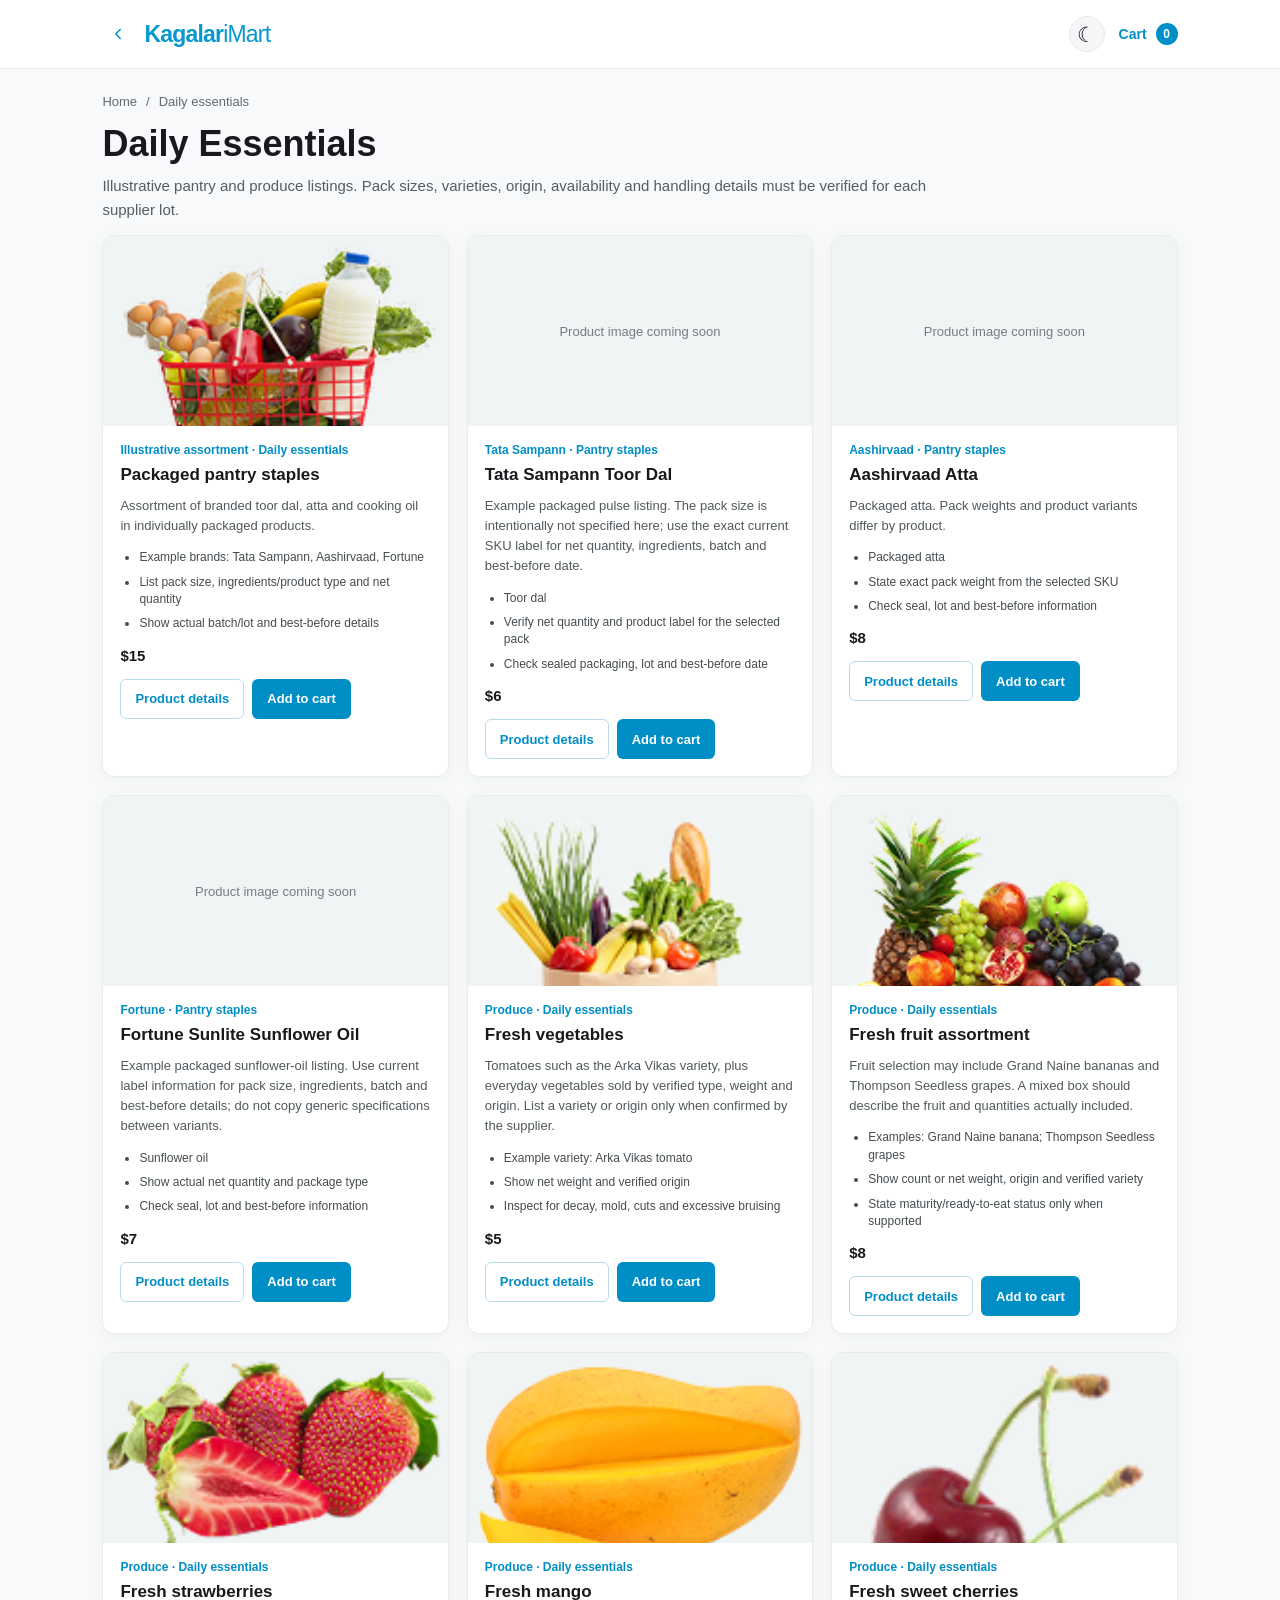
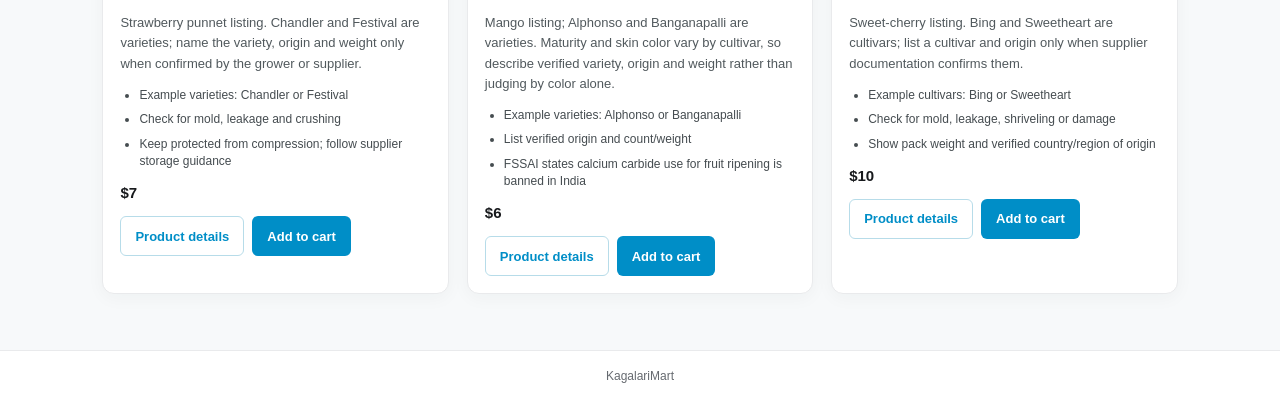
<file: daily-essentials.html>
<!doctype html>
<!-- Daily essentials listing with supplier and product-verification notes. -->
<html lang="en">
<head>
  <meta charset="utf-8">
  <meta name="viewport" content="width=device-width, initial-scale=1">
  <meta name="description" content="Shop pantry, grocery, and produce in KagalariMart Daily Essentials.">
  <title>Daily Essentials | KagalariMart</title>
  <script src="assets/js/theme-toggle.js"></script>
  <link rel="stylesheet" href="assets/css/styles.css">
  <link rel="stylesheet" href="assets/css/catalog-pages.css">
  <script src="assets/js/cart-store.js" defer></script>
  <script src="assets/js/catalog-data.js" defer></script>
  <script src="assets/js/catalog-pages.js" defer></script>
</head>
<body class="catalog-page" data-catalog-section="essentials">
  <header class="catalog-header"><div class="page-width catalog-header__inner"><a class="wordmark" href="index.html">Kagalar<span>iMart</span></a><div class="catalog-header__actions"><button class="theme-toggle icon-button" type="button" data-theme-toggle aria-pressed="false" aria-label="Switch to dark mode" title="Switch to dark mode"><span data-theme-icon aria-hidden="true">☾</span></button><a class="catalog-cart" href="checkout-page.html">Cart <span class="catalog-cart-count" aria-live="polite">0</span></a></div></div></header>
  <main class="page-width catalog-main">
    <nav class="catalog-breadcrumb" aria-label="Breadcrumb"><a href="index.html">Home</a><span aria-hidden="true">/</span><span aria-current="page">Daily essentials</span></nav>
    <h1 class="catalog-page-title">Daily Essentials</h1>
    <p class="catalog-page-intro"></p>
    <p class="catalog-feedback" role="status" aria-live="polite" hidden></p>
    <!-- catalog-pages.js renders catalog sections into this grid. -->
    <div class="catalog-grid"></div>
  </main>
  <footer class="catalog-footer"><div class="page-width">KagalariMart</div></footer>
  <dialog class="product-dialog" aria-labelledby="product-dialog-title"><button class="product-dialog__close" type="button" aria-label="Close product details">×</button><div class="product-dialog__image"></div><div class="product-dialog__content"><p class="product-dialog__brand"></p><h2 class="product-dialog__title" id="product-dialog-title"></h2><p class="product-dialog__description"></p><ul class="product-dialog__specs"></ul><p class="product-dialog__price"></p><a class="product-dialog__source" target="_blank" rel="noopener noreferrer">Manufacturer or reference source</a><button class="catalog-button catalog-button--primary" type="button" data-dialog-add>Add to cart</button></div></dialog>
  <script src="assets/js/page-controls.js"></script>
</body>
</html>
</file>
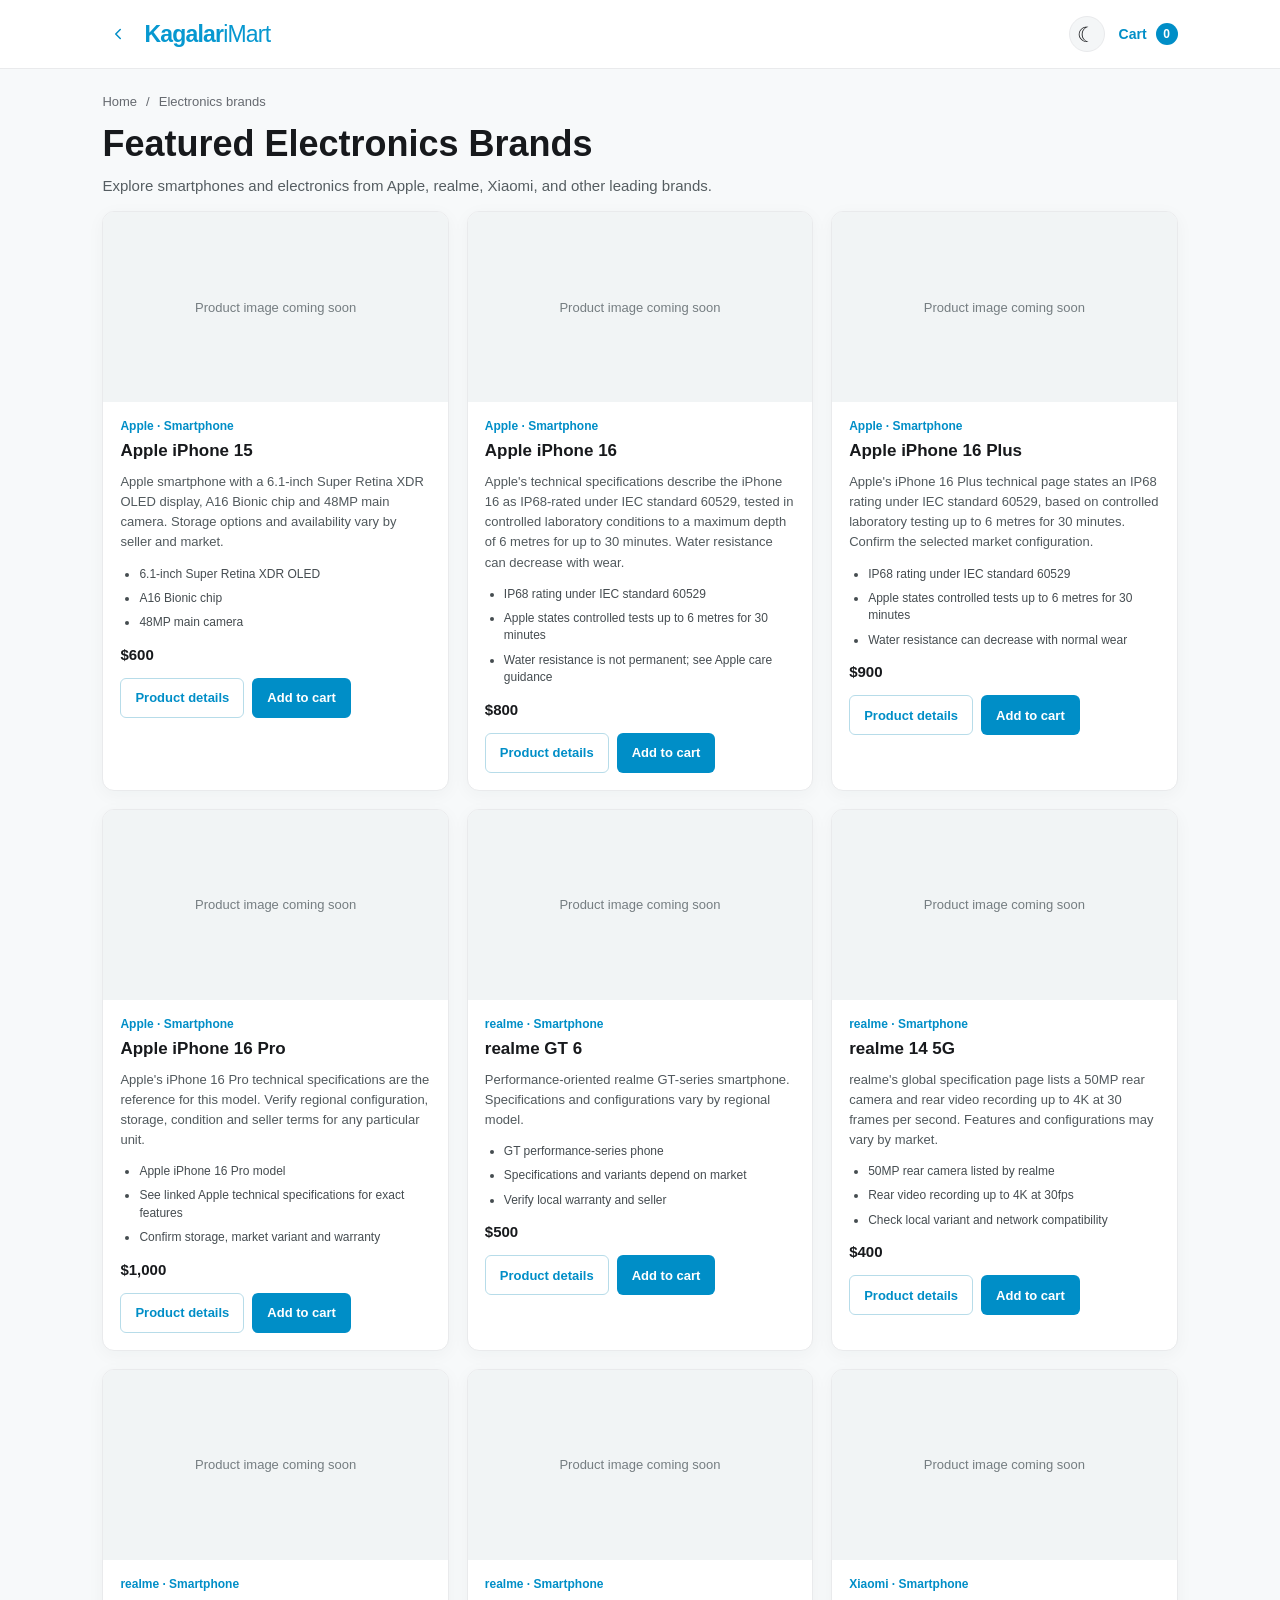
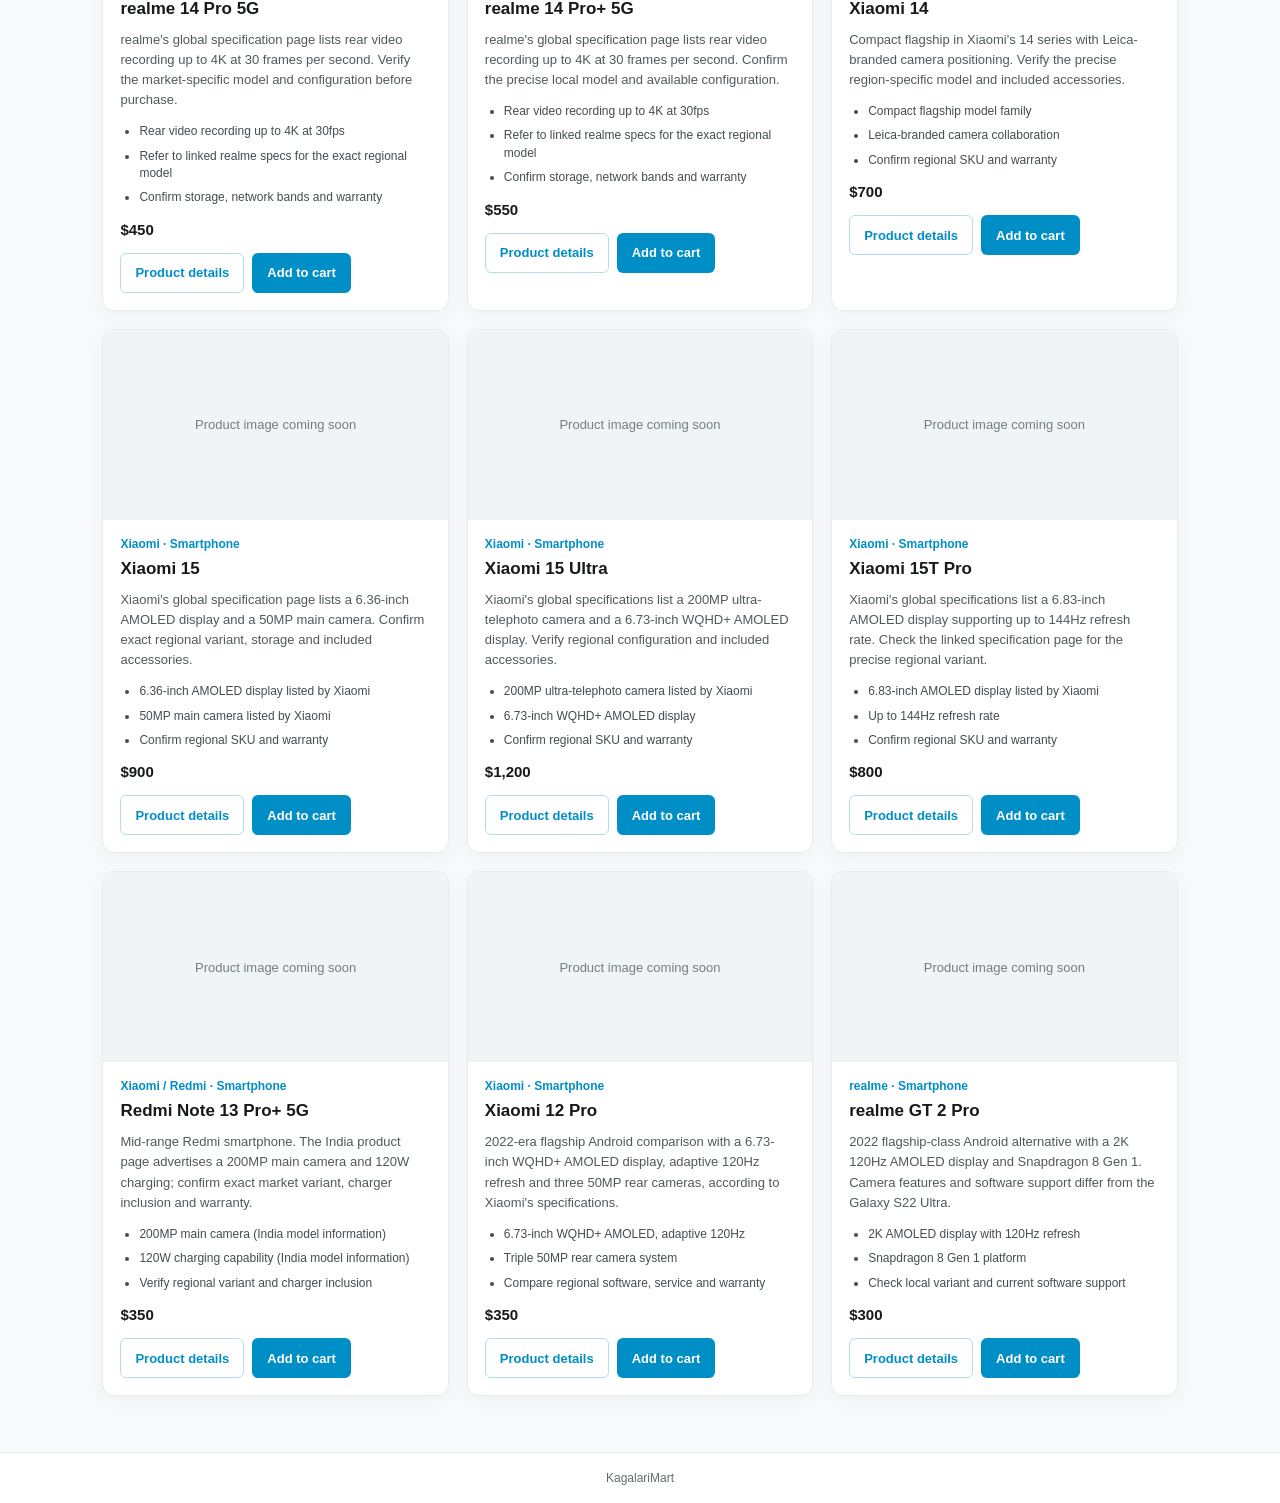
<file: electronics-brands.html>
<!doctype html>
<!-- Brand-focused catalog listing populated from the shared product data. -->
<html lang="en">
<head>
  <meta charset="utf-8">
  <meta name="viewport" content="width=device-width, initial-scale=1">
  <meta name="description" content="Explore smartphones and electronics from leading brands at KagalariMart.">
  <title>Electronics Brands | KagalariMart</title>
  <script src="assets/js/theme-toggle.js"></script>
  <link rel="stylesheet" href="assets/css/styles.css">
  <link rel="stylesheet" href="assets/css/catalog-pages.css">
  <script src="assets/js/cart-store.js" defer></script>
  <script src="assets/js/catalog-data.js" defer></script>
  <script src="assets/js/catalog-pages.js" defer></script>
</head>
<body class="catalog-page" data-catalog-section="brands">
  <header class="catalog-header"><div class="page-width catalog-header__inner"><a class="wordmark" href="index.html">Kagalar<span>iMart</span></a><div class="catalog-header__actions"><button class="theme-toggle icon-button" type="button" data-theme-toggle aria-pressed="false" aria-label="Switch to dark mode" title="Switch to dark mode"><span data-theme-icon aria-hidden="true">☾</span></button><a class="catalog-cart" href="checkout-page.html">Cart <span class="catalog-cart-count" aria-live="polite">0</span></a></div></div></header>
  <main class="page-width catalog-main">
    <nav class="catalog-breadcrumb" aria-label="Breadcrumb"><a href="index.html">Home</a><span aria-hidden="true">/</span><span aria-current="page">Electronics brands</span></nav>
    <h1 class="catalog-page-title">Electronics Brands</h1>
    <p class="catalog-page-intro"></p>
    <p class="catalog-feedback" role="status" aria-live="polite" hidden></p>
    <!-- catalog-pages.js renders catalog sections into this grid. -->
    <div class="catalog-grid"></div>
  </main>
  <footer class="catalog-footer"><div class="page-width">KagalariMart</div></footer>
  <dialog class="product-dialog" aria-labelledby="product-dialog-title"><button class="product-dialog__close" type="button" aria-label="Close product details">×</button><div class="product-dialog__image"></div><div class="product-dialog__content"><p class="product-dialog__brand"></p><h2 class="product-dialog__title" id="product-dialog-title"></h2><p class="product-dialog__description"></p><ul class="product-dialog__specs"></ul><p class="product-dialog__price"></p><a class="product-dialog__source" target="_blank" rel="noopener noreferrer">Manufacturer or reference source</a><button class="catalog-button catalog-button--primary" type="button" data-dialog-add>Add to cart</button></div></dialog>
  <script src="assets/js/page-controls.js"></script>
</body>
</html>
</file>
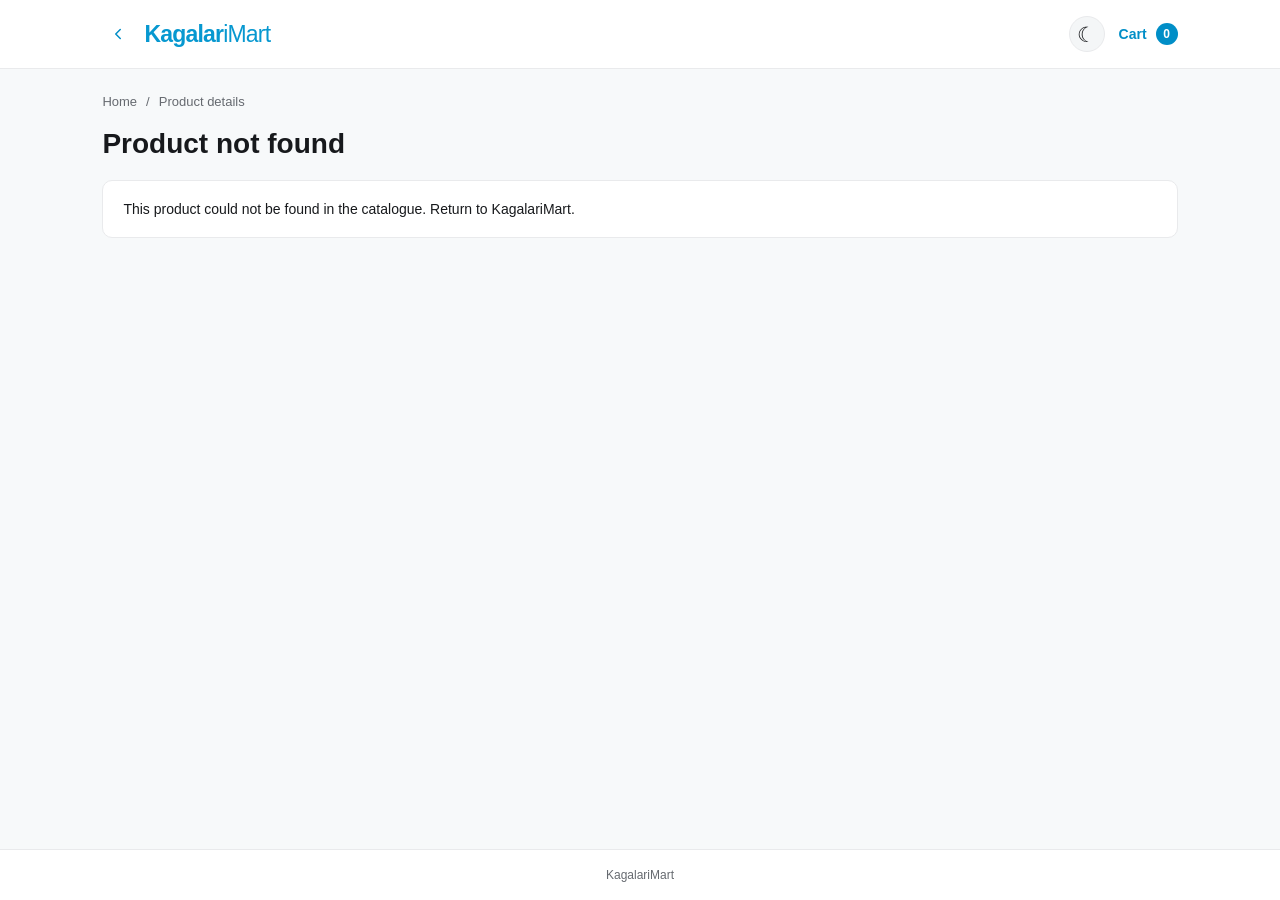
<file: product-detail.html>
<!doctype html>
<!-- Shared product detail route; the id query parameter selects a catalog item. -->
<html lang="en">
<head>
  <meta charset="utf-8">
  <meta name="viewport" content="width=device-width, initial-scale=1">
  <meta name="description" content="Detailed product information and specifications at KagalariMart.">
  <title>Product Details | KagalariMart</title>
  <script src="assets/js/theme-toggle.js"></script>
  <link rel="stylesheet" href="assets/css/styles.css">
  <link rel="stylesheet" href="assets/css/catalog-pages.css">
  <script src="assets/js/cart-store.js" defer></script>
  <script src="assets/js/catalog-data.js" defer></script>
  <script src="assets/js/catalog-pages.js" defer></script>
</head>
<body class="catalog-page" data-product-detail-page>
  <header class="catalog-header"><div class="page-width catalog-header__inner"><a class="wordmark" href="index.html">Kagalar<span>iMart</span></a><div class="catalog-header__actions"><button class="theme-toggle icon-button" type="button" data-theme-toggle aria-pressed="false" aria-label="Switch to dark mode" title="Switch to dark mode"><span data-theme-icon aria-hidden="true">☾</span></button><a class="catalog-cart" href="checkout-page.html">Cart <span class="catalog-cart-count" aria-live="polite">0</span></a></div></div></header>
  <main class="page-width catalog-main">
    <nav class="catalog-breadcrumb" aria-label="Breadcrumb"><a href="index.html">Home</a><span aria-hidden="true">/</span><span aria-current="page">Product details</span></nav>
    <h1 class="product-detail-title">Product details</h1>
    <p class="product-detail-not-found" hidden>This product could not be found in the catalogue. <a href="index.html">Return to KagalariMart</a>.</p>
    <article class="product-detail" hidden>
      <div class="product-detail__visual">
        <img class="product-detail-image" alt="" hidden>
        <div class="product-detail-image-placeholder" hidden>Product image coming soon</div>
      </div>
      <div class="product-detail__content">
        <p class="product-detail-brand"></p>
        <p class="product-detail-description"></p>
        <h2>Product details</h2>
        <ul class="product-detail-specs"></ul>
        <p class="product-detail-price"></p>
        <a class="product-detail-source" target="_blank" rel="noopener noreferrer" hidden>Manufacturer or reference source</a>
        <button class="catalog-button catalog-button--primary" type="button" data-detail-add hidden>Add to cart</button>
        <p class="catalog-feedback" role="status" aria-live="polite" hidden></p>
      </div>
    </article>
  </main>
  <footer class="catalog-footer"><div class="page-width">KagalariMart</div></footer>
  <script src="assets/js/page-controls.js"></script>
</body>
</html>
</file>
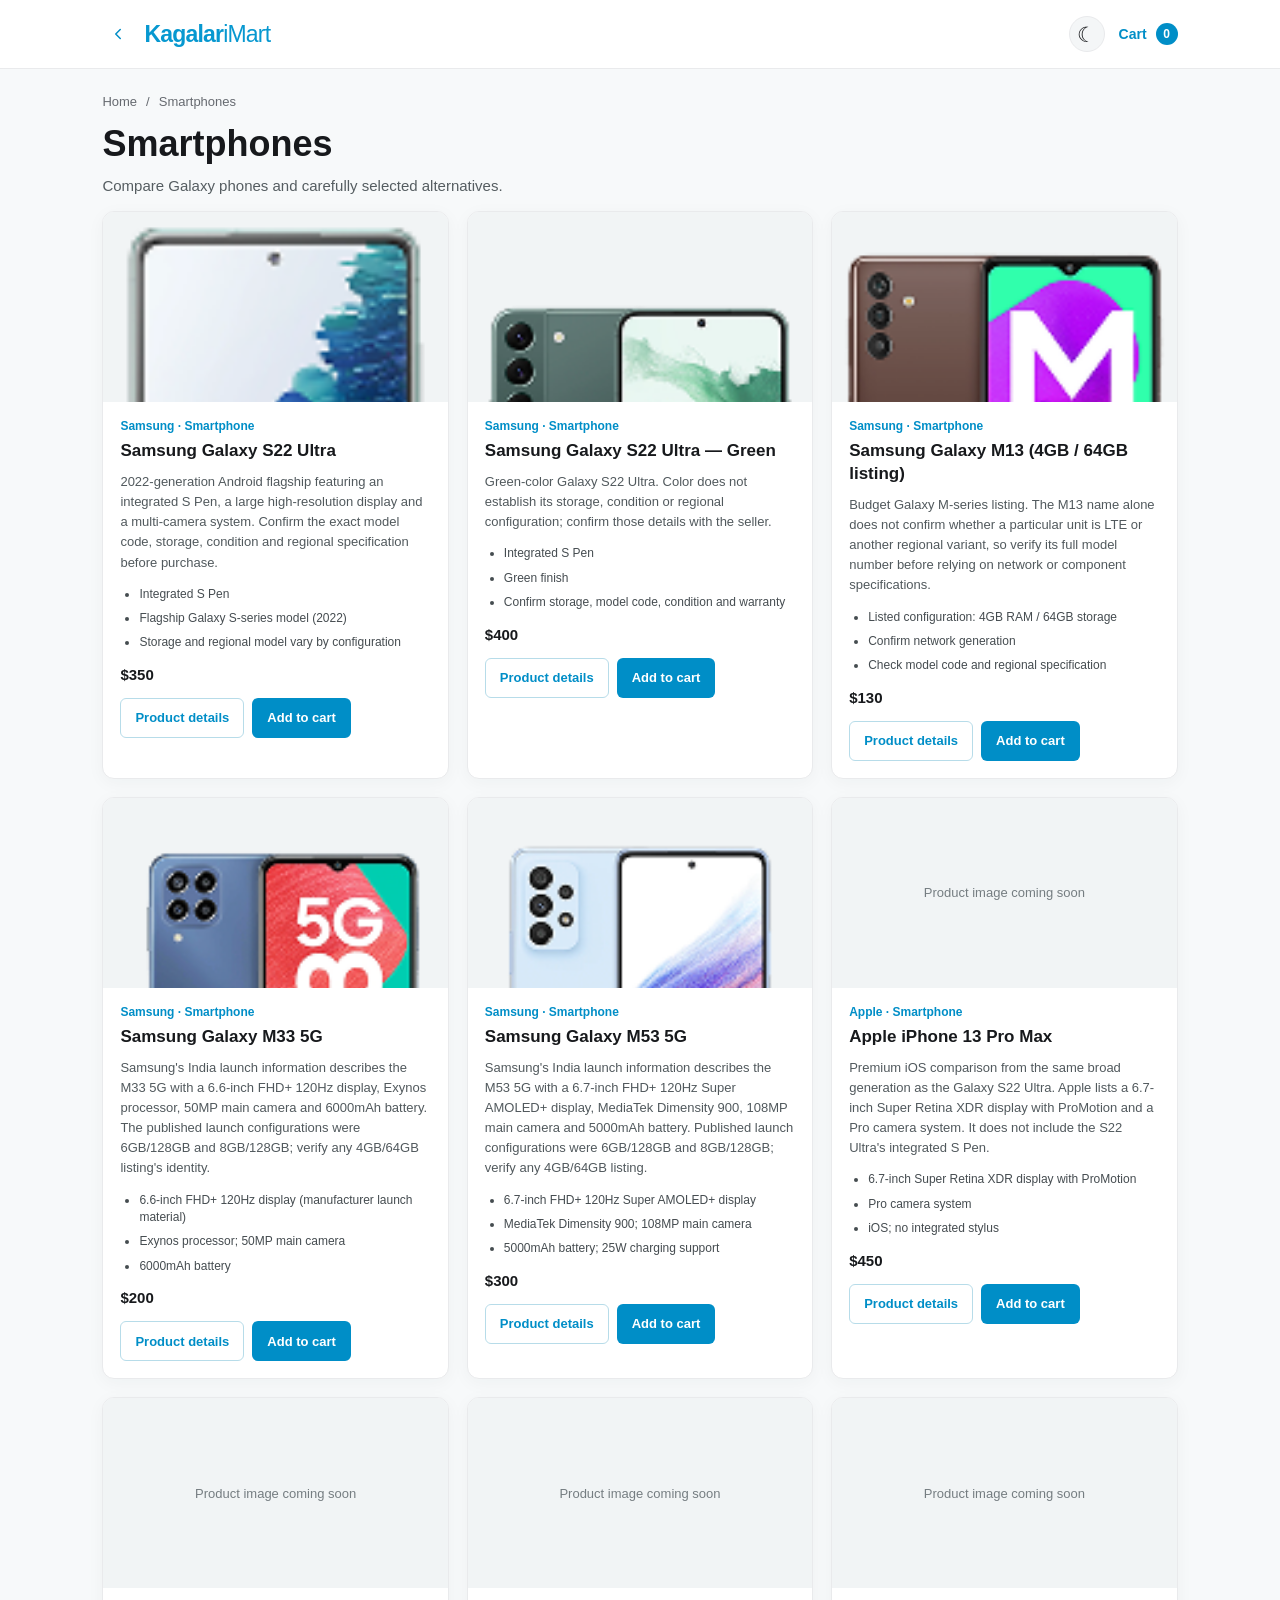
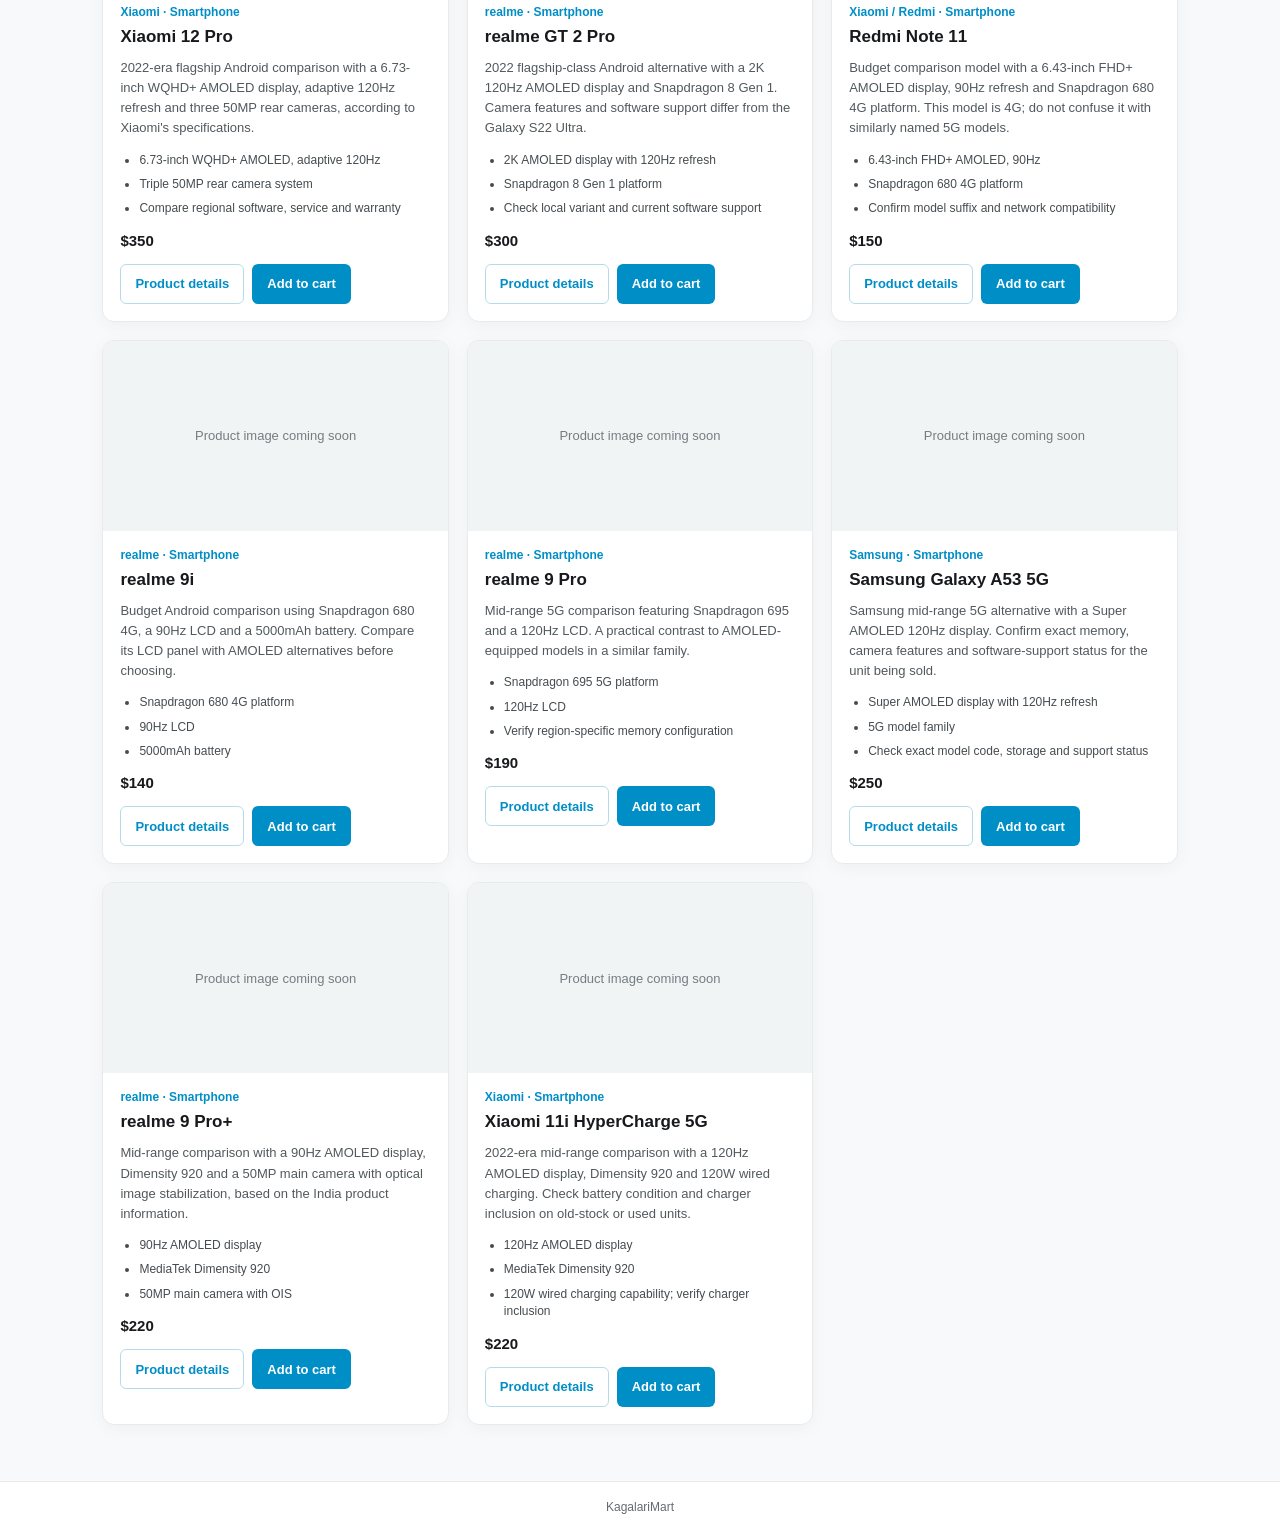
<file: smartphones.html>
<!doctype html>
<!-- Smartphone listing page backed by the shared product catalog. -->
<html lang="en">
<head>
  <meta charset="utf-8">
  <meta name="viewport" content="width=device-width, initial-scale=1">
  <meta name="description" content="Compare Samsung Galaxy smartphones and researched alternatives with detailed specifications.">
  <title>Smartphones | KagalariMart</title>
  <script src="assets/js/theme-toggle.js"></script>
  <link rel="stylesheet" href="assets/css/styles.css">
  <link rel="stylesheet" href="assets/css/catalog-pages.css">
  <script src="assets/js/cart-store.js" defer></script>
  <script src="assets/js/catalog-data.js" defer></script>
  <script src="assets/js/catalog-pages.js" defer></script>
</head>
<body class="catalog-page" data-catalog-section="smartphones">
  <header class="catalog-header"><div class="page-width catalog-header__inner"><a class="wordmark" href="index.html">Kagalar<span>iMart</span></a><div class="catalog-header__actions"><button class="theme-toggle icon-button" type="button" data-theme-toggle aria-pressed="false" aria-label="Switch to dark mode" title="Switch to dark mode"><span data-theme-icon aria-hidden="true">☾</span></button><a class="catalog-cart" href="checkout-page.html">Cart <span class="catalog-cart-count" aria-live="polite">0</span></a></div></div></header>
  <main class="page-width catalog-main">
    <nav class="catalog-breadcrumb" aria-label="Breadcrumb"><a href="index.html">Home</a><span aria-hidden="true">/</span><span aria-current="page">Smartphones</span></nav>
    <h1 class="catalog-page-title">Smartphones</h1>
    <p class="catalog-page-intro"></p>
    <p class="catalog-feedback" role="status" aria-live="polite" hidden></p>
    <!-- catalog-pages.js renders catalog sections into this grid. -->
    <div class="catalog-grid"></div>
  </main>
  <footer class="catalog-footer"><div class="page-width">KagalariMart</div></footer>
  <dialog class="product-dialog" aria-labelledby="product-dialog-title"><button class="product-dialog__close" type="button" aria-label="Close product details">×</button><div class="product-dialog__image"></div><div class="product-dialog__content"><p class="product-dialog__brand"></p><h2 class="product-dialog__title" id="product-dialog-title"></h2><p class="product-dialog__description"></p><ul class="product-dialog__specs"></ul><p class="product-dialog__price"></p><a class="product-dialog__source" target="_blank" rel="noopener noreferrer">Manufacturer or reference source</a><button class="catalog-button catalog-button--primary" type="button" data-dialog-add>Add to cart</button></div></dialog>
  <script src="assets/js/page-controls.js"></script>
</body>
</html>
</file>
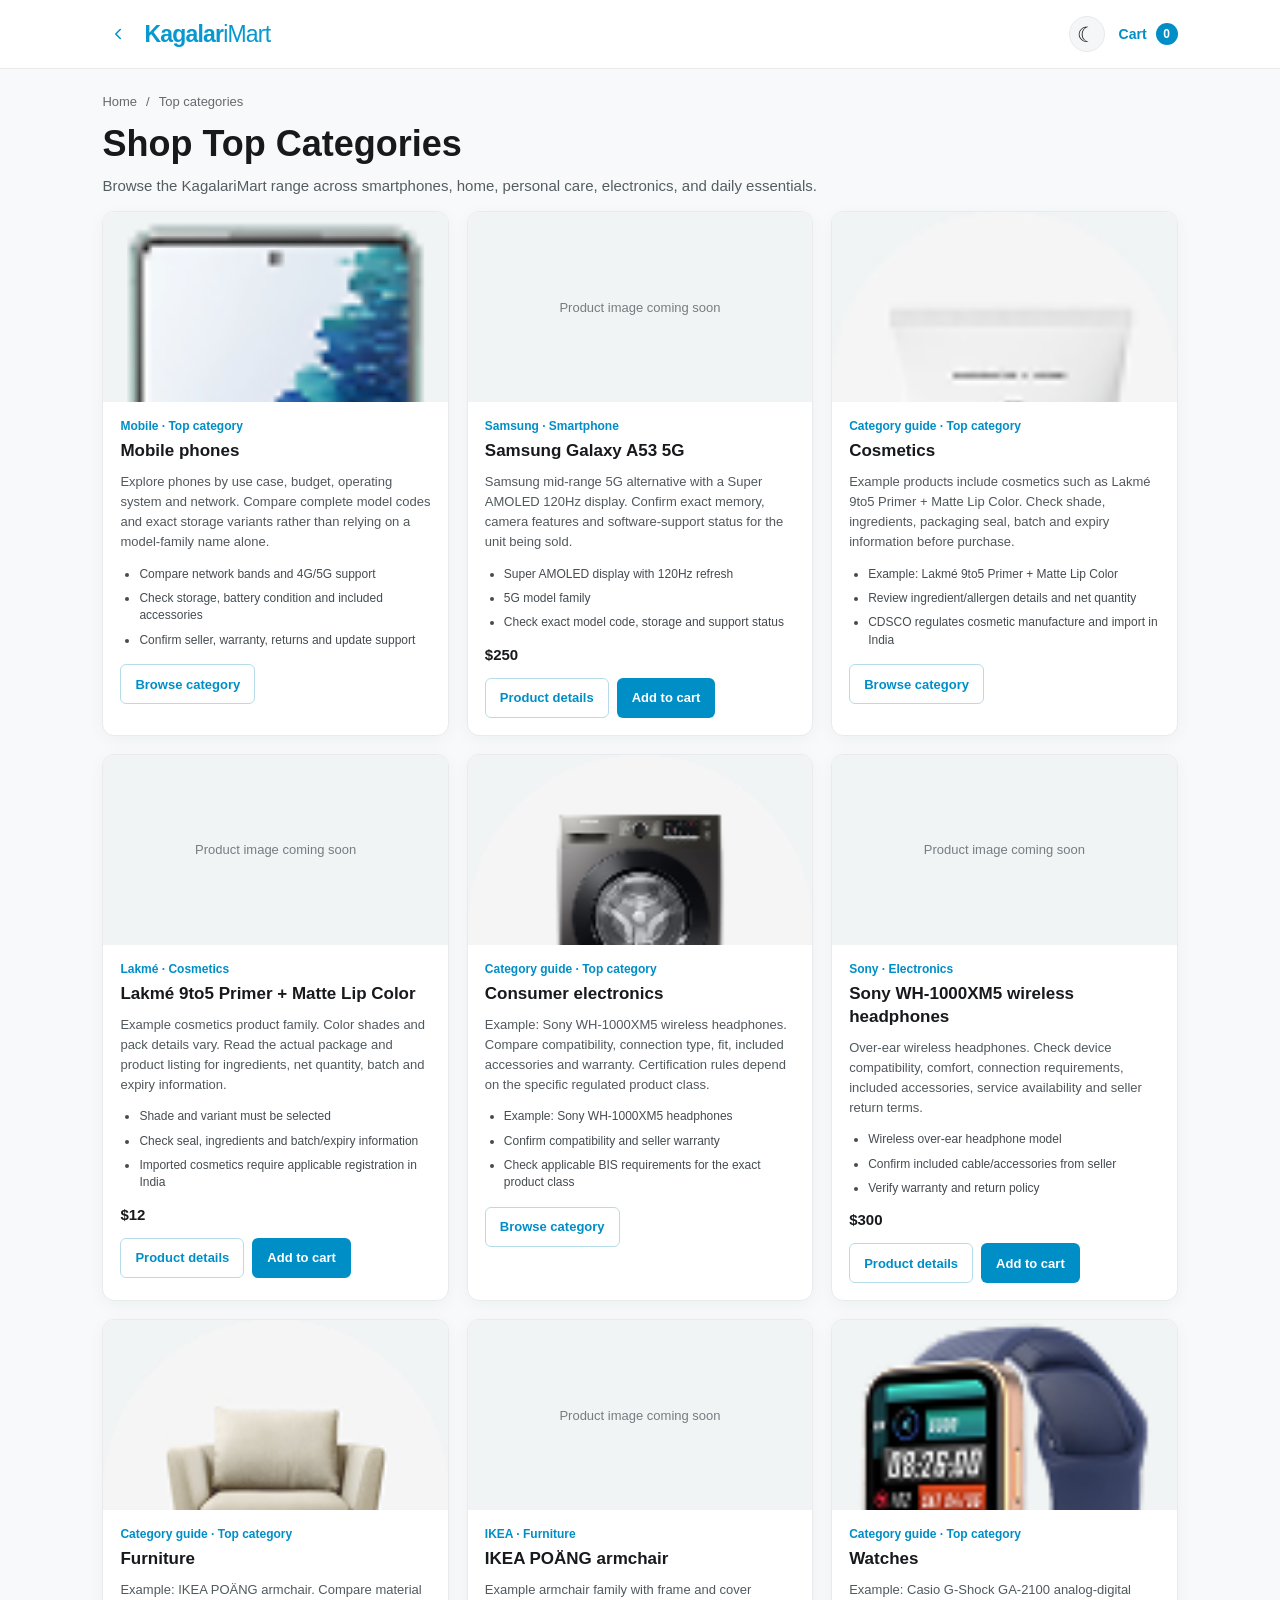
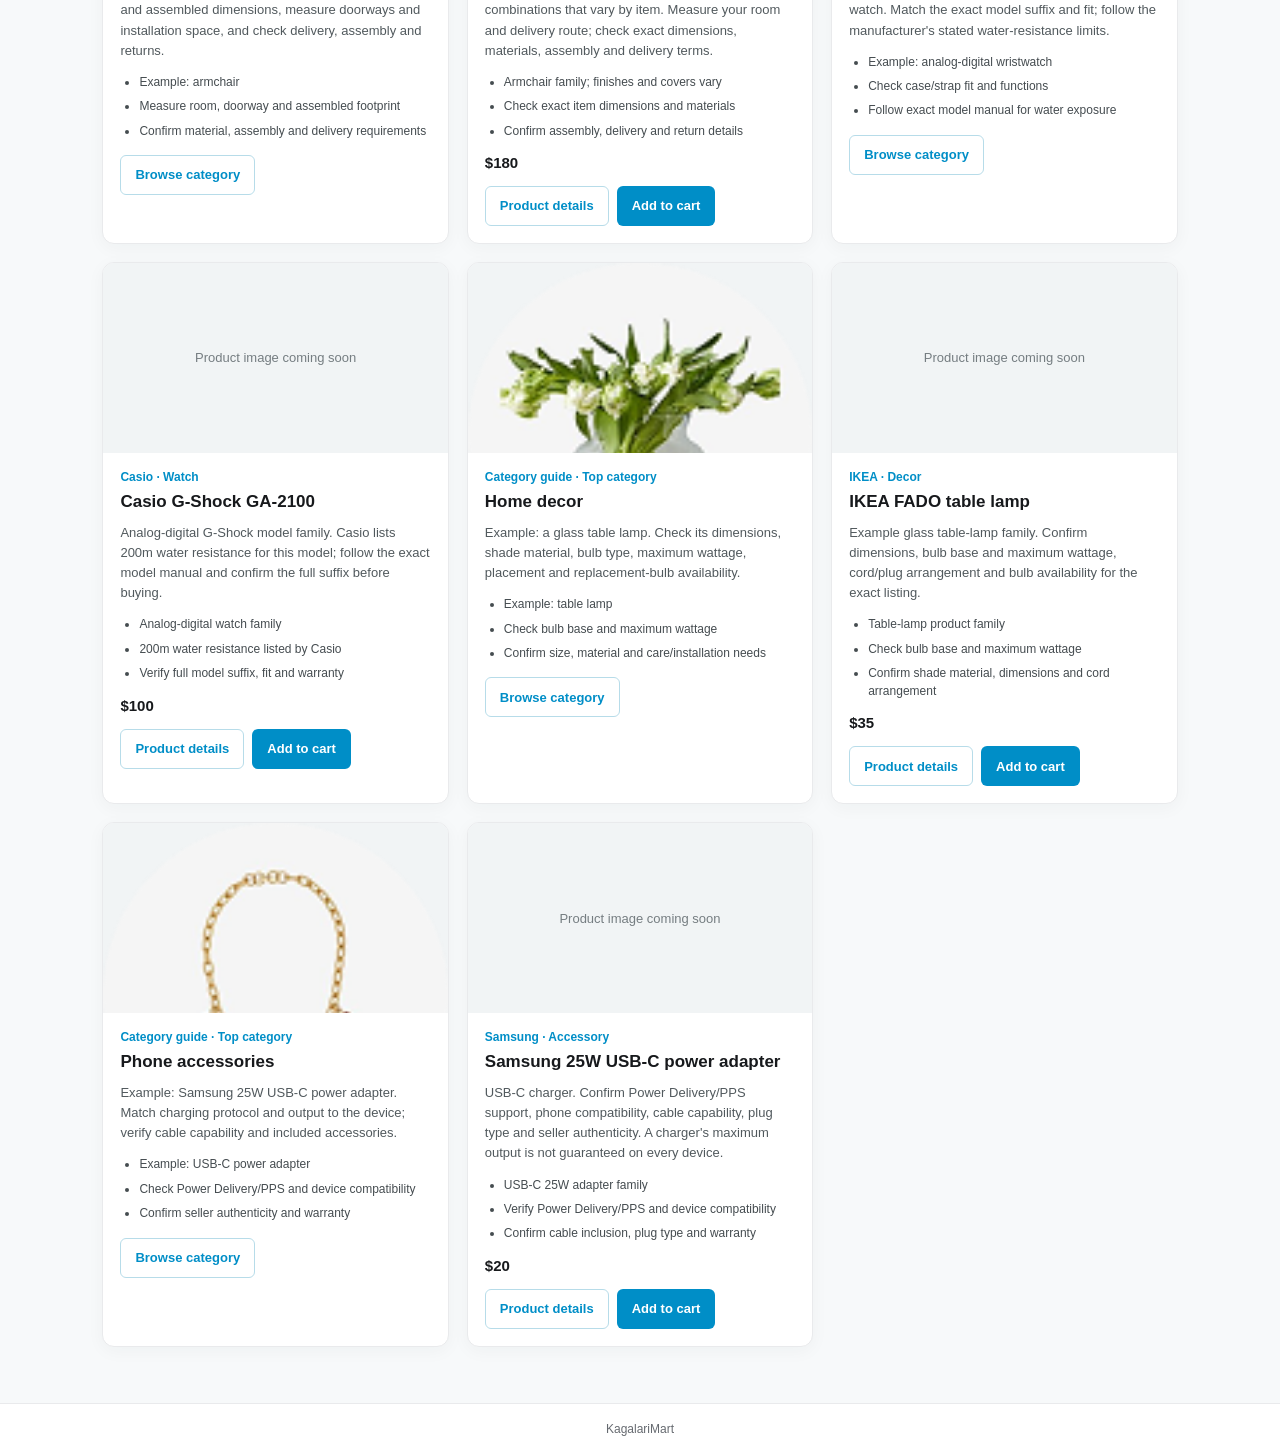
<file: top-categories.html>
<!doctype html>
<!-- Directory of KagalariMart's top shopping categories. -->
<html lang="en">
<head>
  <meta charset="utf-8">
  <meta name="viewport" content="width=device-width, initial-scale=1">
  <meta name="description" content="Browse KagalariMart's top shopping categories and product buying information.">
  <title>Top Categories | KagalariMart</title>
  <script src="assets/js/theme-toggle.js"></script>
  <link rel="stylesheet" href="assets/css/styles.css">
  <link rel="stylesheet" href="assets/css/catalog-pages.css">
  <script src="assets/js/cart-store.js" defer></script>
  <script src="assets/js/catalog-data.js" defer></script>
  <script src="assets/js/catalog-pages.js" defer></script>
</head>
<body class="catalog-page" data-catalog-section="categories">
  <header class="catalog-header"><div class="page-width catalog-header__inner"><a class="wordmark" href="index.html">Kagalar<span>iMart</span></a><div class="catalog-header__actions"><button class="theme-toggle icon-button" type="button" data-theme-toggle aria-pressed="false" aria-label="Switch to dark mode" title="Switch to dark mode"><span data-theme-icon aria-hidden="true">☾</span></button><a class="catalog-cart" href="checkout-page.html">Cart <span class="catalog-cart-count" aria-live="polite">0</span></a></div></div></header>
  <main class="page-width catalog-main">
    <nav class="catalog-breadcrumb" aria-label="Breadcrumb"><a href="index.html">Home</a><span aria-hidden="true">/</span><span aria-current="page">Top categories</span></nav>
    <h1 class="catalog-page-title">Top Categories</h1>
    <p class="catalog-page-intro"></p>
    <p class="catalog-feedback" role="status" aria-live="polite" hidden></p>
    <!-- catalog-pages.js renders catalog sections into this grid. -->
    <div class="catalog-grid"></div>
  </main>
  <footer class="catalog-footer"><div class="page-width">KagalariMart</div></footer>
  <dialog class="product-dialog" aria-labelledby="product-dialog-title"><button class="product-dialog__close" type="button" aria-label="Close product details">×</button><div class="product-dialog__image"></div><div class="product-dialog__content"><p class="product-dialog__brand"></p><h2 class="product-dialog__title" id="product-dialog-title"></h2><p class="product-dialog__description"></p><ul class="product-dialog__specs"></ul><p class="product-dialog__price"></p><a class="product-dialog__source" target="_blank" rel="noopener noreferrer">Manufacturer or reference source</a><button class="catalog-button catalog-button--primary" type="button" data-dialog-add>Add to cart</button></div></dialog>
  <script src="assets/js/page-controls.js"></script>
</body>
</html>
</file>
<file: assets/css/styles.css>
/* Shared storefront and checkout styles, including responsive layout rules. */
/* Shared tokens and global document defaults. */
:root {
  color-scheme: light;
  --blue: #0798d0;
  --blue-dark: #008ec7;
  --ink: #17191c;
  --muted: #666a70;
  --line: #e9eaec;
  --soft: #f4f6f7;
  --page-width: 1180px;
  font-family: Arial, Helvetica, sans-serif;
  font-synthesis: none;
  text-rendering: optimizeLegibility;
}

* {
  box-sizing: border-box;
}

html {
  scroll-behavior: smooth;
}

body {
  margin: 0;
  color: var(--ink);
  background: #fff;
  font-size: 14px;
}

button,
input {
  font: inherit;
}

button,
a {
  -webkit-tap-highlight-color: transparent;
}

a {
  color: inherit;
  text-decoration: none;
}

button {
  color: inherit;
}

.page-width {
  width: min(var(--page-width), 84%);
  margin-inline: auto;
}

.icon-library {
  position: absolute;
  width: 0;
  height: 0;
  overflow: hidden;
}

.icon {
  width: 18px;
  height: 18px;
  flex: 0 0 auto;
  fill: none;
  stroke: currentColor;
  stroke-width: 1.7;
  stroke-linecap: round;
  stroke-linejoin: round;
}

.theme-toggle {
  width: 36px;
  height: 36px;
  display: inline-grid;
  flex: 0 0 auto;
  place-items: center;
  padding: 0;
  border: 1px solid var(--line);
  border-radius: 50%;
  color: var(--ink);
  background: var(--soft);
  cursor: pointer;
  font-size: 21px;
  line-height: 1;
}

.theme-toggle:hover {
  border-color: var(--blue);
  color: var(--blue-dark);
}

.sr-only {
  position: absolute;
  width: 1px;
  height: 1px;
  padding: 0;
  margin: -1px;
  overflow: hidden;
  clip: rect(0, 0, 0, 0);
  white-space: nowrap;
  border: 0;
}

:focus-visible {
  outline: 3px solid #ffb000;
  outline-offset: 3px;
}

/* Announcement strip and primary navigation. */
.announcement {
  height: 28px;
  color: #777;
  background: #f5f5f5;
  font-size: 12px;
}

.announcement__inner,
.announcement__links,
.announcement__links a {
  display: flex;
  align-items: center;
}

.announcement__inner {
  height: 100%;
  justify-content: space-between;
}

.announcement__links {
  height: 100%;
  gap: 19px;
}

.announcement__links a {
  height: 18px;
  gap: 6px;
  padding-right: 15px;
  border-right: 1px solid #dedede;
}

.announcement__links a:last-child {
  padding: 0;
  border: 0;
}

.announcement strong {
  color: #505050;
}

.utility-icon {
  width: 14px;
  height: 14px;
  color: var(--blue);
}

.site-header {
  background: #fff;
}

.header-main {
  min-height: 59px;
  display: flex;
  align-items: center;
  justify-content: space-between;
  gap: 28px;
}

.wordmark {
  flex: 0 0 auto;
  color: var(--blue);
  font-size: 23px;
  font-weight: 700;
  letter-spacing: -.8px;
}

.wordmark span {
  font-weight: 500;
}

.search {
  width: min(46%, 500px);
  height: 36px;
  display: flex;
  align-items: center;
  gap: 9px;
  padding: 0 12px;
  border-radius: 10px;
  background: #f3f8fa;
}

.search__icon {
  width: 19px;
  height: 19px;
  color: var(--blue);
}

.search input {
  min-width: 0;
  flex: 1;
  border: 0;
  outline: 0;
  color: var(--ink);
  background: transparent;
  font-size: 13px;
}

.search input::placeholder {
  color: #888;
}

.search__submit {
  display: grid;
  place-items: center;
  border: 0;
  padding: 3px;
  color: var(--blue);
  background: transparent;
  cursor: pointer;
}

.search__submit .icon {
  width: 20px;
  height: 20px;
}

.account-nav {
  display: flex;
  align-items: center;
  gap: 15px;
  font-size: 13px;
  white-space: nowrap;
}

.account-nav>a,
.cart-button {
  display: flex;
  align-items: center;
  gap: 8px;
}

.account-nav a:hover,
.cart-button:hover {
  color: var(--blue-dark);
}

.nav-icon {
  width: 17px;
  height: 17px;
  color: var(--blue);
}

.account-nav__divider {
  height: 25px;
  border-left: 1px solid #ddd;
}

.cart-button {
  position: relative;
  padding: 6px 0;
  border: 0;
  background: transparent;
  cursor: pointer;
}

.cart-button .nav-icon {
  width: 20px;
  height: 20px;
}

.cart-count {
  min-width: 18px;
  height: 18px;
  display: none;
  place-items: center;
  padding: 0 4px;
  border-radius: 20px;
  color: #fff;
  background: var(--blue);
  font-size: 11px;
}

.cart-count.has-items {
  display: grid;
}

.menu-toggle {
  display: none;
}

.category-nav {
  border-top: 1px solid #f0f0f0;
  border-bottom: 1px solid #f0f0f0;
}

.category-nav__inner {
  min-height: 44px;
  display: flex;
  align-items: center;
  gap: 10px;
  overflow-x: auto;
  scrollbar-width: none;
}

.category-nav__inner::-webkit-scrollbar {
  display: none;
}

.category-pill {
  flex: 0 0 auto;
  display: flex;
  align-items: center;
  gap: 9px;
  padding: 8px 13px;
  border-radius: 20px;
  background: #f3f7f9;
  font-size: 12px;
  transition: background .2s, color .2s;
}

.category-chevron {
  width: 13px;
  height: 13px;
}

.category-pill:hover,
.category-pill--active {
  color: #fff;
  background: var(--blue-dark);
}

/* Hero carousel: copy, image slot, navigation arrows, and transition states. */
.hero {
  position: relative;
  height: clamp(200px, 22vw, 270px);
  display: flex;
  align-items: center;
  margin-top: 18px;
  padding: 30px 7%;
  overflow: hidden;
  border-radius: 13px;
  color: #fff;
  background: #202945;
  isolation: isolate;
}

.hero::before,
.hero::after {
  position: absolute;
  z-index: -1;
  content: "";
  border: 1px solid rgb(115 136 183 / 22%);
  border-radius: 50%;
}

.hero::before {
  width: 360px;
  height: 360px;
  top: -250px;
  right: -4px;
  box-shadow: 0 0 0 12px rgb(115 136 183 / 6%), 0 0 0 28px rgb(115 136 183 / 5%);
}

.hero::after {
  width: 200px;
  height: 200px;
  right: 20%;
  bottom: -140px;
}

.hero__destination {
  position: absolute;
  z-index: 0;
  inset: 0;
}

.hero__destination:focus-visible {
  outline: 2px solid #fff;
  outline-offset: -6px;
}

.hero__copy {
  position: relative;
  z-index: 1;
  width: 60%;
}

.hero__copy,
.hero__image {
  transition: opacity 220ms ease, transform 220ms cubic-bezier(.22, .72, .24, 1);
  pointer-events: none;
}

.hero.is-transitioning-out .hero__copy,
.hero.is-transitioning-out .hero__image {
  transform: translateX(-24px);
  opacity: 0;
}

.hero.is-transitioning-in .hero__copy,
.hero.is-transitioning-in .hero__image {
  transform: translateX(24px);
  opacity: 0;
}

.hero__eyebrow {
  margin: 2px 0 10px;
  font-size: clamp(16px, 2vw, 24px);
}

.hero h1 {
  max-width: 100%;
  margin: 0;
  font-size: clamp(30px, 4.2vw, 49px);
  line-height: 1.08;
  letter-spacing: .8px;
  overflow-wrap: anywhere;
}

.hero__offer {
  margin: 8px 0;
  font-size: clamp(18px, 2.1vw, 24px);
}

.hero__image {
  position: absolute;
  right: 7%;
  bottom: 8%;
  width: 34%;
  height: 84%;
}

.hero__image.has-image {
  background-position: center;
  background-size: auto 100%;
  background-repeat: no-repeat;
}

.hero__image .image-slot__label {
  color: #b7c3dd;
  background: rgb(255 255 255 / 7%);
}

.hero__dots {
  position: absolute;
  z-index: 5;
  left: 7%;
  bottom: 10%;
  display: flex;
  align-items: center;
  gap: 2px;
}

.hero-dot {
  width: 26px;
  height: 26px;
  display: grid;
  flex: 0 0 26px;
  place-items: center;
  padding: 0;
  border: 0;
  border-radius: 50%;
  background: transparent;
  cursor: pointer;
}

.hero-dot + .hero-dot {
  margin-inline-start: -11px;
}

.hero-dot::before {
  width: 7px;
  height: 7px;
  border-radius: 10px;
  background: #fff;
  opacity: .85;
  content: "";
  transition: width .2s ease, opacity .2s ease;
}

.hero-dot.is-active::before {
  width: 16px;
  opacity: 1;
}

.hero-dot:focus-visible {
  outline: 2px solid #fff;
  outline-offset: 1px;
}

.hero-arrow {
  position: absolute;
  z-index: 10;
  top: 50%;
  width: 44px;
  height: 44px;
  display: grid;
  place-items: center;
  transform: translateY(-50%) scale(.9);
  border: 1px solid rgb(255 255 255 / 76%);
  border-radius: 50%;
  color: var(--blue-dark);
  background: #fff;
  box-shadow: 0 3px 12px rgb(8 17 39 / 24%);
  cursor: pointer;
  opacity: 0;
  pointer-events: none;
  transition: opacity .2s ease, transform .2s ease, color .2s, background .2s, box-shadow .2s;
}

.hero-arrow .icon {
  width: 19px;
  height: 19px;
}

.hero:hover .hero-arrow,
.hero.is-arrow-visible .hero-arrow,
.hero-arrow:hover {
  opacity: 1;
  pointer-events: auto;
  transform: translateY(-50%) scale(1);
  color: blue;
  background: var(--blue);
  background-color: white;
  box-shadow: 0 4px 15px rgb(0 0 0 / 24%);
}

.hero-arrow--previous {
  left: 13px;
}

.hero-arrow--next {
  right: 13px;
}

/* Reusable storefront product and category sections. */
.content-section {
  margin-top: 78px;
}

.section-heading {
  min-height: 33px;
  display: flex;
  align-items: flex-start;
  justify-content: space-between;
  gap: 16px;
  border-bottom: 1px solid #e9e9e9;
}

.section-heading h2 {
  position: relative;
  margin: 0;
  padding-bottom: 12px;
  color: #5e6063;
  font-size: 19px;
  font-weight: 600;
}

.section-heading h2 span {
  color: var(--blue);
}

.section-heading h2::after {
  position: absolute;
  right: 0;
  bottom: -1px;
  left: 0;
  height: 2px;
  background: var(--blue);
  content: "";
}

.section-heading>a {
  flex: 0 0 auto;
  padding-top: 3px;
  font-size: 12px;
}

.section-heading>a {
  display: inline-flex;
  align-items: center;
  gap: 4px;
}

.section-heading>a .icon {
  width: 14px;
  height: 14px;
  color: var(--blue);
}

.product-grid {
  display: grid;
  grid-template-columns: repeat(5, minmax(0, 1fr));
  gap: 12px;
  margin-top: 26px;
}

.product-card {
  position: relative;
  min-width: 0;
  padding-bottom: 42px;
  overflow: hidden;
  border: 1px solid #e6e6e6;
  border-radius: 13px;
  background: #fff;
  transition: transform .2s, box-shadow .2s, border-color .2s;
}

.product-card {
  position: relative;
  min-width: 0;
  overflow: hidden;
  border: 1px solid #e6e6e6;
  border-radius: 13px;
  background: #fff;
  transition: transform .2s, box-shadow .2s, border-color .2s;
}

.product-card:hover {
  z-index: 1;
  border-color: var(--blue);
  box-shadow: 0 12px 25px rgb(0 0 0 / 9%);
  transform: translateY(-2px);
}

.product-card__image {
  height: clamp(122px, 13vw, 165px);
  border-radius: 12px 12px 0 0;
  background: #f4f4f4;
}

.product-card__image.has-image {
  background-position: center;
  background-size: contain;
  background-repeat: no-repeat;
}

.image-slot {
  display: grid;
  place-items: center;
  overflow: hidden;
}

.image-slot__label {
  max-width: 85%;
  padding: 8px 10px;
  border: 1px dashed #c5cbd0;
  border-radius: 6px;
  color: #68727b;
  background: rgb(255 255 255 / 78%);
  font-size: 11px;
  line-height: 1.45;
  text-align: center;
}

.image-slot__label small {
  color: #91999e;
  font-size: 9px;
}

.discount-badge {
  position: absolute;
  z-index: 1;
  top: 0;
  right: 0;
  min-width: 39px;
  padding: 7px 4px 6px;
  border-radius: 0 11px 0 9px;
  color: #fff;
  background: var(--blue-dark);
  font-size: 11px;
  line-height: 1.05;
  text-align: center;
}

.product-card__details {
  padding: 9px 10px 8px;
}

.product-card h3 {
  overflow: hidden;
  margin: 0 0 7px;
  font-size: 12px;
  font-weight: 500;
  text-overflow: ellipsis;
  white-space: nowrap;
}

.price {
  display: flex;
  align-items: center;
  gap: 8px;
  margin: 0;
  font-size: 12px;
}

.price strong {
  font-weight: 600;
}

.price del {
  color: #656565;
  font-size: 11px;
}

.saving {
  margin: 7px 0 0;
  padding-top: 7px;
  border-top: 1px solid #eee;
  color: var(--muted);
  font-size: 10px;
}

.product-details {
  display: inline-block;
  margin: 4px 10px 8px;
  color: var(--blue-dark);
  font-size: 11px;
  font-weight: 600;
}

.product-details:hover {
  text-decoration: underline;
}

.catalog-price-note {
  margin: 18px 0 0;
  color: var(--muted);
  font-size: 12px;
  line-height: 1.55;
}

.quick-add {
  position: absolute;
  inset: auto 8px 8px;
  padding: 8px;
  transform: translateY(6px);
  border: 0;
  border-radius: 6px;
  color: #fff;
  background: var(--blue-dark);
  opacity: 0;
  cursor: pointer;
  transition: opacity .15s, transform .15s;
}

.product-card:hover .quick-add,
.quick-add:focus-visible {
  transform: none;
  opacity: 1;
}

.empty-search {
  margin: 18px 0;
  color: var(--muted);
}

.categories-section {
  margin-top: 78px;
}

.category-grid {
  display: grid;
  grid-template-columns: repeat(7, minmax(0, 1fr));
  gap: 16px;
  margin-top: 26px;
}

.category-item {
  min-width: 0;
  display: flex;
  flex-direction: column;
  align-items: center;
  gap: 12px;
  font-size: 13px;
  text-align: center;
}

.category-item__image {
  width: min(100%, 112px);
  aspect-ratio: 1;
  border: 1px solid transparent;
  border-radius: 50%;
  background: #f4f4f4;
  transition: border-color .2s, box-shadow .2s;
}

.category-item__image.has-image {
  background-position: center;
  background-size: auto 70%;
  background-repeat: no-repeat;
}

.category-item:hover .category-item__image {
  border-color: var(--blue);
  box-shadow: 0 7px 12px rgb(0 0 0 / 9%);
}

.brands-section {
  margin-top: 78px;
}

.brand-grid {
  display: grid;
  grid-template-columns: repeat(3, minmax(0, 1fr));
  gap: 14px;
  margin-top: 26px;
}

.brand-card {
  position: relative;
  height: clamp(126px, 15vw, 185px);
  display: block;
  overflow: hidden;
  border-radius: 13px;
}

.brand-card::after {
  position: absolute;
  top: -65px;
  right: -8px;
  width: 180px;
  height: 250px;
  border: 1px solid rgb(255 255 255 / 35%);
  border-radius: 50%;
  box-shadow: 0 0 0 8px rgb(255 255 255 / 15%);
  content: "";
}

.brand-card--dark {
  color: white;
  background: radial-gradient(ellipse 34% 90% at 78% 50%, rgb(255 255 255 / 16%), transparent 100%), #333;
}

.brand-card--yellow {
  background: #fff3c7;
}

.brand-card--peach {
  background: #ffeadf;
}

.brand-card__name {
  position: absolute;
  z-index: 1;
  top: 12px;
  left: 13px;
  padding: 7px 13px;
  border-radius: 7px;
  color: #555;
  background: rgb(255 255 255 / 22%);
  font-size: 10px;
  letter-spacing: 1px;
}

.brand-card__name.iphone {
  position: absolute;
  z-index: 1;
  top: 12px;
  left: 13px;
  padding: 7px 13px;
  border-radius: 7px;
  color: #fff;
  background: rgb(255 255 255 / 22%);
  font-size: 10px;
  letter-spacing: 1px;
}

.brand-card--yellow .brand-card__name {
  background: #ffe28b;
}

.brand-card--peach .brand-card__name {
  background: #ffd2b8;
}

.brand-card__logo {
  position: absolute;
  z-index: 1;
  top: 52px;
  left: 13px;
  width: 41px;
  height: 41px;
  display: grid;
  place-items: center;
  border-radius: 10px;
  color: #fff;
  background: #fff;
  font-size: 23px;
  font-weight: 700;
}

.brand-card__logo--apple {
  color: #222;
}

.brand-card__logo--apple .icon {
  width: 26px;
  height: 32px;
  fill: currentColor;
  stroke: none;
}

.brand-card--yellow .brand-card__logo {
  width: auto;
  height: auto;
  padding: 2px 8px;
  border-radius: 0;
  color: #111;
  background: #ffd500;
  font-size: 21px;
  font-weight: 500;
}

.brand-card--peach .brand-card__logo--xiaomi {
  border-radius: 10px;
  color: #fff;
  background: #ff6b00;
}

.brand-card__logo--xiaomi .icon {
  width: 27px;
  height: 27px;
  fill: currentColor;
  stroke: none;
}

.brand-card__offer {
  position: absolute;
  z-index: 1;
  bottom: 14px;
  left: 13px;
  font-size: clamp(14px, 1.7vw, 19px);
}

.brand-card__image {
  position: absolute;
  z-index: 1;
  top: 0%;
  right: -15%;
  width: 70%;
  height: 160%;
}

.brand-card__image.one {
  position: absolute;
  z-index: 1;
  top: 0%;
  right: -10%;
  width: 70%;
  height: 160%;
}

.brand-card__image.has-image {
  background-position: center;
  background-size: contain;
  background-repeat: no-repeat;
}

.brand-card--dark .brand-card__image.has-image {
  filter: drop-shadow(0 3px 7px rgb(255 255 255 / 18%));
}

.brand-card__image .image-slot__label {
  padding: 5px;
  font-size: 9px;
}

.carousel-dots {
  display: flex;
  justify-content: center;
  gap: 6px;
  margin-top: 20px;
}

.carousel-dots span {
  width: 7px;
  height: 7px;
  border-radius: 50%;
  background: #ddd;
}

.carousel-dots .is-active {
  width: 16px;
  border-radius: 8px;
  background: var(--blue);
}

.essentials-section {
  margin-top: 78px;
  margin-bottom: 100px;
}

.essentials-grid {
  display: grid;
  grid-template-columns: repeat(6, minmax(0, 1fr));
  gap: 12px;
  margin-top: 26px;
}

.essential-item {
  min-width: 0;
  display: flex;
  flex-direction: column;
  align-items: center;
  gap: 6px;
  font-size: 12px;
  text-align: center;
}

.essential-item__image {
  width: 100%;
  aspect-ratio: 1;
  border: 1px solid transparent;
  border-radius: 14px;
  background: #f4f4f4;
}

.essential-item__image.has-image {
  background-position: center;
  background-size: contain;
  background-repeat: no-repeat;
}

.essential-item:hover .essential-item__image {
  border-color: var(--blue);
  box-shadow: 0 7px 12px rgb(0 0 0 / 9%);
}

.essential-item strong {
  font-size: 13px;
  font-weight: 600;
}

.site-footer {
  position: relative;
  overflow: hidden;
  color: #fff;
  background: #0794ca;
}

.site-footer::before {
  position: absolute;
  top: -100px;
  right: -100px;
  width: 330px;
  height: 330px;
  border: 1px solid rgb(255 255 255 / 13%);
  border-radius: 50%;
  box-shadow: 0 0 0 12px rgb(255 255 255 / 5%);
  content: "";
}

.footer-content {
  position: relative;
  display: grid;
  grid-template-columns: 1.6fr 1fr 1.45fr;
  gap: 7%;
  padding: 48px 0 44px;
}

.footer-wordmark {
  display: inline-block;
  margin: 0 0 23px;
  font-size: 32px;
  font-weight: 700;
}

.footer-contact h2,
.footer-links h2 {
  width: fit-content;
  margin: 0 0 17px;
  padding-bottom: 10px;
  border-bottom: 2px solid rgb(255 255 255 / 85%);
  font-size: 15px;
  font-weight: 600;
}

.footer-contact p {
  position: relative;
  margin: 0 0 15px;
  padding-left: 24px;
  font-size: 12px;
  line-height: 1.6;
}

.footer-contact__icon {
  position: absolute;
  top: 1px;
  left: 0;
  width: 16px;
  height: 16px;
}

.footer-contact p a {
  padding-left: 0;
}

.download-title {
  margin-top: 18px !important;
  margin-bottom: 12px !important;
  border: 0 !important;
}

.app-badges {
  display: flex;
  gap: 12px;
}

.app-badge {
  display: flex;
  align-items: center;
  gap: 7px;
  padding: 5px 9px;
  border-radius: 5px;
  color: #fff;
  background: #050505;
  font-size: 16px;
  line-height: 1;
}

.app-badge__apple {
  width: 22px;
  height: 24px;
  fill: currentColor;
  stroke: none;
}

.app-badge__play {
  width: 22px;
  height: 24px;
  fill: currentColor;
  stroke: none;
}

.app-badge small {
  display: block;
  margin-bottom: 3px;
  font-size: 7px;
  letter-spacing: .3px;
}

.footer-links h2 {
  white-space: nowrap;
}

.footer-links ul {
  margin: 0;
  padding: 0 0 0 15px;
}

.footer-links li {
  margin: 0 0 12px;
  padding-left: 2px;
  font-size: 12px;
}

.footer-links li::marker {
  font-size: 8px;
}

.footer-links a:hover,
.footer-contact a:hover {
  text-decoration: underline;
}

.footer-bottom {
  position: relative;
  min-height: 68px;
  display: grid;
  place-items: center;
  border-top: 1px solid rgb(255 255 255 / 20%);
  font-size: 14px;
  text-align: center;
}

.toast {
  position: fixed;
  z-index: 10;
  right: 22px;
  bottom: 22px;
  max-width: min(350px, calc(100% - 44px));
  padding: 12px 17px;
  transform: translateY(16px);
  border-radius: 8px;
  color: white;
  background: #17233e;
  box-shadow: 0 8px 24px rgb(0 0 0 / 18%);
  opacity: 0;
  pointer-events: none;
  transition: opacity .2s, transform .2s;
}

.toast.is-visible {
  transform: none;
  opacity: 1;
}

/* Main storefront responsive breakpoints. */
@media (min-width: 1500px) {
  .page-width {
    width: min(1280px, calc(100% - 80px));
  }
}

@media (max-width: 900px) {
  .page-width {
    width: 84%;
  }

  .header-main {
    gap: 17px;
  }

  .account-nav {
    gap: 10px;
  }

  .account-nav>a span:last-child {
    display: none;
  }

  .hero {
    padding-right: 12%;
    padding-left: 12%;
  }

  .hero__image {
    right: 12%;
    width: 29%;
  }

  .hero__dots {
    left: 50%;
    bottom: 6%;
    transform: translateX(-50%);
  }

  .hero-arrow--previous {
    left: 8px;
  }

  .hero-arrow--next {
    right: 8px;
  }

  .category-nav__inner {
    gap: 8px;
  }

  .category-pill {
    padding: 8px 11px;
  }

  .content-section,
  .categories-section,
  .brands-section {
    margin-top: 62px;
  }

  .essentials-section {
    margin-top: 62px;
    margin-bottom: 75px;
  }

  .product-grid {
    grid-template-columns: repeat(5, minmax(145px, 1fr));
    overflow-x: auto;
    padding-bottom: 12px;
    scrollbar-width: thin;
  }

  .product-card__image {
    height: 150px;
  }

  .category-grid {
    gap: 10px;
  }

  .footer-content {
    gap: 5%;
  }
}

@media (max-width: 620px) {
  body {
    font-size: 13px;
  }

  .page-width {
    width: calc(100% - 32px);
  }

  .announcement {
    height: auto;
    padding: 6px 0;
    font-size: 10px;
  }

  .announcement__inner {
    align-items: flex-start;
    flex-direction: column;
    gap: 6px;
  }

  .announcement__links {
    width: 100%;
    gap: 10px;
    overflow-x: auto;
    scrollbar-width: none;
  }

  .announcement__links::-webkit-scrollbar {
    display: none;
  }

  .announcement__links a {
    flex: 0 0 auto;
    padding-right: 8px;
  }

  .announcement__links a:not(:first-child) {
    display: flex;
  }

  .header-main {
    min-height: 65px;
    flex-wrap: wrap;
    gap: 12px;
    padding-top: 10px;
    padding-bottom: 10px;
  }

  .menu-toggle {
    width: 34px;
    height: 34px;
    flex: 0 0 auto;
    display: flex;
    flex-direction: column;
    justify-content: center;
    gap: 4px;
    padding: 7px;
    border: 0;
    border-radius: 8px;
    background: #f2f8fa;
  }

  .menu-toggle .icon {
    width: 21px;
    height: 21px;
    color: var(--blue);
  }

  .wordmark {
    font-size: 22px;
  }

  .search {
    order: 1;
    height: 36px;
    width: 100%;
    flex: 1 0 100%;
    gap: 5px;
    padding: 0 8px;
  }

  .search input {
    font-size: 11px;
  }

  .search__submit {
    display: grid;
  }

  .account-nav {
    gap: 12px;
    margin-left: auto;
  }

  .account-nav>a {
    display: flex;
    justify-content: center;
  }

  .account-nav>a span:not(.cart-count),
  .account-nav__divider {
    display: none;
  }

  .account-nav>a[href="#account"] {
    width: 28px;
    height: 34px;
  }

  .cart-button {
    gap: 4px;
    font-size: 12px;
  }

  .category-nav {
    display: none;
  }

  .category-nav.is-open {
    display: block;
  }

  .category-nav__inner {
    min-height: 0;
    flex-wrap: wrap;
    justify-content: flex-start;
    padding-top: 10px;
    padding-bottom: 10px;
    overflow: visible;
  }

  .category-pill {
    font-size: 11px;
  }

  .hero {
    height: 270px;
    display: grid;
    grid-template-rows: auto minmax(0, 1fr);
    align-content: start;
    justify-items: center;
    gap: 8px;
    margin-top: 12px;
    padding: 20px 14px 38px;
    border-radius: 10px;
  }

  .hero__copy {
    width: 100%;
    text-align: center;
  }

  .hero__eyebrow {
    max-width: 100%;
    margin: 0 0 6px;
    font-size: 14px;
    line-height: 1.3;
  }

  .hero h1 {
    max-width: 100%;
    font-size: clamp(22px, 6.7vw, 32px);
    line-height: 1.08;
  }

  .hero__offer {
    font-size: 17px;
  }

  .hero__image {
    position: relative;
    inset: auto;
    align-self: center;
    justify-self: center;
    width: min(60%, 210px);
    height: 100%;
    min-height: 0;
    grid-row: 2;
  }

  .hero__dots {
    left: 50%;
    bottom: 14px;
    transform: translateX(-50%);
  }

  .hero-arrow {
    width: 38px;
    height: 38px;
  }

  .hero-arrow--previous {
    left: 8px;
  }

  .hero-arrow--next {
    right: 8px;
  }

  .content-section,
  .categories-section,
  .brands-section {
    margin-top: 48px;
  }

  .essentials-section {
    margin-top: 48px;
    margin-bottom: 52px;
  }

  .section-heading {
    min-height: 30px;
  }

  .section-heading h2 {
    font-size: 16px;
  }

  .section-heading>a {
    font-size: 11px;
  }

  .product-grid {
    grid-template-columns: repeat(5, 155px);
    gap: 10px;
    margin-top: 18px;
    scroll-snap-type: x mandatory;
    scrollbar-width: none;
  }

  .product-grid::-webkit-scrollbar {
    display: none;
  }

  .product-card {
    padding-bottom: 0;
    scroll-snap-align: start;
  }

  .product-card__image {
    height: 142px;
  }

  .category-grid {
    grid-template-columns: repeat(4, minmax(0, 1fr));
    row-gap: 20px;
    margin-top: 18px;
  }

  .category-item {
    gap: 8px;
    font-size: 12px;
  }

  .category-item__image {
    width: min(100%, 84px);
  }

  .brand-grid {
    grid-template-columns: 1fr;
    gap: 10px;
    margin-top: 18px;
  }

  .brand-card {
    height: 142px;
  }

  .brand-card__offer {
    font-size: 18px;
  }

  .carousel-dots {
    margin-top: 15px;
  }

  .essentials-grid {
    grid-template-columns: repeat(2, minmax(0, 1fr));
    gap: 16px 10px;
    margin-top: 18px;
  }

  .essential-item {
    gap: 5px;
  }

  .essential-item__image {
    max-height: 180px;
  }

  .footer-content {
    grid-template-columns: 1fr 1fr;
    gap: 30px 18px;
    padding: 34px 0 27px;
  }

  .footer-contact {
    grid-column: 1 / -1;
  }

  .footer-wordmark {
    margin-bottom: 17px;
    font-size: 28px;
  }

  .footer-links h2 {
    font-size: 13px;
    white-space: normal;
  }

  .footer-links li {
    font-size: 11px;
  }

  .footer-bottom {
    min-height: 58px;
    font-size: 11px;
  }
}

@media (max-width: 380px) {
  .hero {
    height: 250px;
    padding-top: 18px;
  }

  .hero__eyebrow {
    max-width: 95%;
    font-size: 13px;
  }

  .hero h1 {
    font-size: clamp(20px, 6.4vw, 24px);
  }

  .hero__offer {
    margin: 5px 0;
    font-size: 15px;
  }

  .hero__image {
    width: min(58%, 180px);
  }
}

@media (prefers-reduced-motion: reduce) {

  *,
  *::before,
  *::after {
    scroll-behavior: auto !important;
    transition-duration: .01ms !important;
    animation-duration: .01ms !important;
    animation-iteration-count: 1 !important;
  }
}

.page-control {
  width: 48px;
  height: 48px;
  display: grid;
  place-items: center;
  padding: 0;
  border: 1px solid transparent;
  border-radius: 50%;
  color: #fff;
  background: var(--blue-dark);
  cursor: pointer;
  transition: background-color .2s ease, box-shadow .2s ease, opacity .2s ease, transform .2s ease;
}

.page-header-brand-group {
  display: flex;
  align-items: center;
  gap: 10px;
  min-width: 0;
}

.page-control--back {
  width: 32px;
  height: 32px;
  flex: 0 0 auto;
  color: var(--blue-dark);
  background: transparent;
}

.page-control--back .page-control__icon {
  width: 18px;
  height: 18px;
}

.page-control:hover {
  background: #0075a5;
  box-shadow: 0 7px 22px rgb(0 0 0 / 28%);
  transform: translateY(-2px);
}

.page-control--back:hover {
  color: #fff;
  box-shadow: none;
}

.page-control:focus-visible {
  outline: 3px solid var(--ink);
  outline-offset: 3px;
}

.page-control--top {
  position: fixed;
  z-index: 20;
  right: max(22px, env(safe-area-inset-right));
  bottom: max(22px, env(safe-area-inset-bottom));
  border-color: rgb(255 255 255 / 35%);
  box-shadow: 0 5px 18px rgb(0 0 0 / 22%);
  opacity: 0;
  pointer-events: none;
  transform: translateY(14px) scale(.9);
}

.page-control--top.is-visible {
  opacity: 1;
  pointer-events: auto;
  transform: translateY(0) scale(1);
}

.page-control__icon {
  width: 22px;
  height: 22px;
  fill: none;
  stroke: currentColor;
  stroke-width: 2;
  stroke-linecap: round;
  stroke-linejoin: round;
}

@media (max-width: 480px) {
  .page-control--top {
    bottom: max(16px, env(safe-area-inset-bottom));
    width: 44px;
    height: 44px;
  }

  .page-control--back {
    width: 30px;
    height: 30px;
  }

  .page-control--top {
    right: max(16px, env(safe-area-inset-right));
  }
}

/* Cart and checkout presentation. */
.checkout-page {
  min-height: 100vh;
  display: flex;
  flex-direction: column;
  background: #f7f9fa;
}

.cart-lines[hidden],
.cart-empty[hidden] {
  display: none;
}

.checkout-header {
  border-bottom: 1px solid var(--line);
  background: #fff;
}

.checkout-header__inner {
  min-height: 72px;
  display: flex;
  align-items: center;
  justify-content: space-between;
}

.checkout-header__actions,
.catalog-header__actions {
  display: flex;
  align-items: center;
  gap: 14px;
}

.checkout-header__cart {
  display: flex;
  align-items: center;
  gap: 8px;
  color: var(--blue-dark);
  font-weight: 600;
}

.checkout-header__cart .icon {
  width: 21px;
  height: 21px;
}

.checkout-cart-count {
  min-width: 22px;
  height: 22px;
  display: grid;
  place-items: center;
  padding: 0 5px;
  border-radius: 50%;
  color: #fff;
  background: var(--blue-dark);
  font-size: 12px;
}

.checkout-main {
  flex: 1;
  padding-bottom: 56px;
}

.checkout-breadcrumb {
  display: flex;
  gap: 9px;
  margin: 26px 0 14px;
  color: var(--muted);
  font-size: 13px;
}

.checkout-breadcrumb a:hover {
  color: var(--blue-dark);
  text-decoration: underline;
}

.checkout-title {
  margin: 0 0 24px;
  font-size: clamp(26px, 3vw, 34px);
}

.checkout-layout {
  display: grid;
  grid-template-columns: minmax(0, 1.65fr) minmax(280px, .9fr);
  align-items: start;
  gap: 22px;
}

.checkout-panel {
  min-width: 0;
  padding: 24px;
  border: 1px solid var(--line);
  border-radius: 12px;
  background: #fff;
  box-shadow: 0 4px 18px rgb(18 41 55 / 4%);
}

.checkout-panel h2 {
  margin: 0;
  font-size: 20px;
}

.checkout-panel__heading {
  display: flex;
  align-items: center;
  justify-content: space-between;
  gap: 16px;
  margin-bottom: 17px;
}

.text-button {
  padding: 4px;
  border: 0;
  color: #bf3232;
  background: transparent;
  font-size: 13px;
  cursor: pointer;
}

.text-button:hover,
.cart-line__remove:hover {
  text-decoration: underline;
}

.cart-lines {
  display: grid;
}

.cart-line {
  display: grid;
  grid-template-columns: 92px minmax(0, 1fr) auto;
  align-items: center;
  gap: 16px;
  padding: 17px 0;
  border-top: 1px solid var(--line);
}

.cart-line:first-child {
  border-top: 0;
}

.cart-line__image {
  width: 92px;
  height: 96px;
  border-radius: 9px;
  background: #f2f4f5;
  object-fit: contain;
}

.cart-line__image--unavailable {
  visibility: hidden;
}

.cart-line__details {
  min-width: 0;
}

.cart-line__details h3 {
  overflow-wrap: anywhere;
  margin: 0 0 5px;
  font-size: 15px;
}

.cart-line__unit-price {
  margin: 0 0 12px;
  color: var(--muted);
  font-size: 13px;
}

.cart-line__actions {
  display: flex;
  align-items: center;
  gap: 8px;
}

.quantity-button {
  width: 31px;
  height: 31px;
  display: grid;
  place-items: center;
  padding: 0;
  border: 1px solid #d9e0e3;
  border-radius: 6px;
  background: #fff;
  font-size: 17px;
  cursor: pointer;
}

.quantity-button:hover {
  border-color: var(--blue);
  color: var(--blue-dark);
}

.quantity-value {
  min-width: 22px;
  text-align: center;
  font-size: 13px;
}

.cart-line__remove {
  margin-left: 4px;
  padding: 5px;
  border: 0;
  color: #b23333;
  background: transparent;
  font-size: 12px;
  cursor: pointer;
}

.cart-line__total {
  align-self: start;
  padding-top: 4px;
  font-size: 14px;
  white-space: nowrap;
}

.cart-empty {
  padding: 22px 10px 30px;
  text-align: center;
}

.cart-empty__icon {
  width: 56px;
  height: 56px;
  display: grid;
  place-items: center;
  margin: 0 auto 12px;
  border-radius: 50%;
  color: var(--blue-dark);
  background: #eff8fb;
}

.cart-empty__icon .icon {
  width: 27px;
  height: 27px;
}

.cart-empty h3 {
  margin: 0 0 7px;
  font-size: 18px;
}

.cart-empty p {
  margin: 0 0 17px;
  color: var(--muted);
}

.continue-shopping {
  display: inline-block;
  margin-top: 15px;
  color: var(--blue-dark);
  font-size: 13px;
}

.continue-shopping:hover {
  text-decoration: underline;
}

.cart-error {
  padding: 11px 13px;
  border-radius: 7px;
  color: #8e2424;
  background: #fff0f0;
  font-size: 13px;
}

.order-panel h2 {
  margin-bottom: 21px;
}

.summary-lines {
  display: grid;
  gap: 15px;
  margin: 0;
}

.summary-lines>div,
.summary-total {
  display: flex;
  justify-content: space-between;
  gap: 14px;
}

.summary-lines dt {
  color: #555d61;
}

.summary-lines dd {
  max-width: 60%;
  margin: 0;
  color: #4c5357;
  text-align: right;
}

.summary-total {
  margin-top: 19px;
  padding-top: 17px;
  border-top: 1px solid var(--line);
  font-size: 16px;
}

.summary-total__amount {
  white-space: nowrap;
}

.delivery-note,
.checkout-notice {
  color: var(--muted);
  font-size: 12px;
  line-height: 1.55;
}

.delivery-note {
  margin: 14px 0 18px;
}

.button {
  min-height: 43px;
  display: inline-flex;
  align-items: center;
  justify-content: center;
  padding: 10px 16px;
  border: 1px solid transparent;
  border-radius: 7px;
  font-weight: 600;
  text-align: center;
  cursor: pointer;
  transition: background .15s, color .15s, border-color .15s;
}

.button--primary {
  color: #fff;
  background: var(--blue-dark);
}

.button--primary:hover:not(:disabled) {
  background: #0076a7;
}

.button--secondary {
  border-color: var(--blue);
  color: var(--blue-dark);
  background: #fff;
}

.button--secondary:hover {
  background: #eff9fc;
}

.button:disabled,
.button.is-disabled {
  cursor: not-allowed;
  opacity: .55;
}

.checkout-link {
  width: 100%;
}

.customer-panel {
  max-width: 820px;
  margin-top: 24px;
  scroll-margin-top: 22px;
}

.customer-panel>h2 {
  margin-bottom: 8px;
}

.form-intro {
  margin: 0 0 20px;
  color: var(--muted);
  font-size: 13px;
  line-height: 1.5;
}

.form-grid {
  display: grid;
  grid-template-columns: repeat(2, minmax(0, 1fr));
  gap: 17px 16px;
}

.form-field {
  min-width: 0;
  display: grid;
  align-content: start;
  gap: 7px;
}

.form-field--wide {
  grid-column: 1 / -1;
}

.form-field label {
  font-size: 13px;
  font-weight: 600;
}

.form-field label>span:first-child {
  color: #b52f2f;
}

.form-field .optional-label {
  color: var(--muted);
  font-weight: 400;
}

.form-field input,
.form-field select,
.form-field textarea {
  width: 100%;
  min-height: 42px;
  padding: 10px 11px;
  border: 1px solid #cfd7db;
  border-radius: 6px;
  color: var(--ink);
  background: #fff;
}

.form-field select:disabled {
  color: #78838a;
  background: #f3f5f6;
}

.form-field textarea {
  min-height: 84px;
  resize: vertical;
}

.form-field input:focus,
.form-field select:focus,
.form-field textarea:focus {
  border-color: var(--blue);
  outline: 2px solid rgb(7 152 208 / 18%);
}

.location-status {
  margin: -7px 0 0;
  color: var(--muted);
  font-size: 11px;
  line-height: 1.5;
}

.form-field small {
  color: var(--muted);
  font-size: 11px;
}

.payment-note {
  margin-top: 22px;
  padding: 14px;
  border-radius: 8px;
  background: #f4f8f9;
  font-size: 13px;
}

.payment-note p {
  margin: 6px 0 0;
  color: #515a5e;
  line-height: 1.5;
}

.checkout-feedback {
  padding: 12px 14px;
  border: 1px solid #e5c57d;
  border-radius: 7px;
  color: #624d1e;
  background: #fff9e9;
  font-size: 13px;
  line-height: 1.5;
}

.place-order {
  width: 100%;
  margin-top: 17px;
}

.checkout-notice {
  margin: 9px 0 0;
  text-align: center;
}

.checkout-footer {
  padding: 19px 0;
  border-top: 1px solid var(--line);
  color: var(--muted);
  background: #fff;
  font-size: 12px;
  text-align: center;
}

@media (max-width: 760px) {
  .checkout-layout {
    grid-template-columns: minmax(0, 1fr);
  }

  .order-panel {
    grid-row: 1;
  }

  .checkout-panel {
    padding: 20px;
  }

  .checkout-main {
    width: min(100% - 32px, 600px);
  }
}

@media (hover: none),
(max-width: 760px) {
  .quick-add {
    position: static;
    width: calc(100% - 16px);
    margin: 0 8px 8px;
    transform: none;
    opacity: 1;
  }
}

@media (max-width: 480px) {
  .checkout-header__inner {
    min-height: 62px;
  }
}

/* Dark palette overrides shared storefront and checkout surfaces. */
html[data-theme="dark"] {
  color-scheme: dark;
  --blue: #45b8e4;
  --blue-dark: #4ab9e5;
  --ink: #edf2f5;
  --muted: #aab6bd;
  --line: #35444d;
  --soft: #222f38;
}

html[data-theme="dark"] body {
  color: var(--ink);
  background: #11191f;
}

html[data-theme="dark"] .announcement {
  color: #c0cbd1;
  background: #1b262e;
}

html[data-theme="dark"] .site-header,
html[data-theme="dark"] .checkout-header,
html[data-theme="dark"] .catalog-header,
html[data-theme="dark"] .catalog-footer {
  background: #18232b;
}

html[data-theme="dark"] .search,
html[data-theme="dark"] .category-pill,
html[data-theme="dark"] .product-card,
html[data-theme="dark"] .category-item__image,
html[data-theme="dark"] .essential-item__image,
html[data-theme="dark"] .checkout-panel,
html[data-theme="dark"] .product-detail,
html[data-theme="dark"] .catalog-card,
html[data-theme="dark"] .product-detail-not-found,
html[data-theme="dark"] .product-dialog {
  color: var(--ink);
  border-color: var(--line);
  background-color: #1b2831;
}

html[data-theme="dark"] .search {
  background: #24323b;
}

html[data-theme="dark"] .search input,
html[data-theme="dark"] input,
html[data-theme="dark"] textarea,
html[data-theme="dark"] select {
  color: var(--ink);
}

html[data-theme="dark"] input,
html[data-theme="dark"] textarea,
html[data-theme="dark"] select {
  border-color: #465761;
  background-color: #1b2831;
}

html[data-theme="dark"] input::placeholder,
html[data-theme="dark"] .search input::placeholder {
  color: #aab6bd;
}

html[data-theme="dark"] .category-nav,
html[data-theme="dark"] .section-heading,
html[data-theme="dark"] .saving,
html[data-theme="dark"] .cart-line {
  border-color: var(--line);
}

html[data-theme="dark"] .section-heading h2,
html[data-theme="dark"] .price del,
html[data-theme="dark"] .catalog-page-intro,
html[data-theme="dark"] .catalog-card__description,
html[data-theme="dark"] .product-detail-description,
html[data-theme="dark"] .product-dialog__description,
html[data-theme="dark"] .product-detail-specs,
html[data-theme="dark"] .product-dialog__specs,
html[data-theme="dark"] .catalog-card__specs,
html[data-theme="dark"] .delivery-note,
html[data-theme="dark"] .form-intro {
  color: #c0cbd1;
}

html[data-theme="dark"] .catalog-card__image,
html[data-theme="dark"] .product-detail__visual,
html[data-theme="dark"] .product-dialog__image,
html[data-theme="dark"] .cart-line__image {
  color: #b7c3ca;
  background: #25343e;
}

html[data-theme="dark"] .catalog-button--secondary {
  border-color: #45606d;
  color: #8bd5f2;
  background: #1b2831;
}

html[data-theme="dark"] .catalog-button--secondary:hover {
  background: #253944;
}

html[data-theme="dark"] .catalog-footer,
html[data-theme="dark"] .catalog-breadcrumb {
  color: #aab6bd;
}

html[data-theme="dark"] .theme-toggle {
  border-color: #52636d;
  color: #f5d477;
  background: #24323b;
}

html[data-theme="dark"] .category-nav {
  border-top-color: var(--line);
  border-bottom-color: var(--line);
}

html[data-theme="dark"] .account-nav__divider {
  border-color: #495963;
}

html[data-theme="dark"] .payment-note {
  background: #22313a;
}

html[data-theme="dark"] .payment-note p,
html[data-theme="dark"] .form-field small,
html[data-theme="dark"] .location-status {
  color: #c0cbd1;
}

html[data-theme="dark"] .form-field select {
  border-color: #495963;
  color: var(--ink);
  background: #1b272e;
}

html[data-theme="dark"] .form-field select:disabled {
  color: #9eacb4;
  background: #24323b;
}

html[data-theme="dark"] .checkout-feedback {
  border-color: #806b3c;
  color: #f0d99b;
  background: #352f20;
}

html[data-theme="dark"] .cart-error {
  color: #ffaaaa;
  background: #3a2225;
}

html[data-theme="dark"] .catalog-feedback {
  color: #b8eac2;
  background: #203728;
}

@media (max-width: 480px) {
  .checkout-main {
    padding-bottom: 34px;
  }

  .checkout-breadcrumb {
    margin-top: 19px;
  }

  .checkout-title {
    margin-bottom: 18px;
  }

  .checkout-panel {
    padding: 16px;
  }

  .cart-line {
    grid-template-columns: 66px minmax(0, 1fr);
    gap: 11px;
  }

  .cart-line__image {
    width: 66px;
    height: 72px;
  }

  .cart-line__details h3 {
    font-size: 13px;
  }

  .cart-line__total {
    grid-column: 2;
    grid-row: 2;
    justify-self: end;
    padding-top: 0;
  }

  .cart-line__actions {
    flex-wrap: wrap;
    gap: 5px;
  }

  .cart-line__remove {
    margin-left: 1px;
  }

  .form-grid {
    grid-template-columns: minmax(0, 1fr);
  }

  .form-field--wide {
    grid-column: auto;
  }

  .summary-lines>div {
    font-size: 13px;
  }

  .summary-total {
    font-size: 15px;
  }
}
</file>
<file: assets/css/catalog-pages.css>
/* Shared layouts for catalog listings, product details, and the responsive product dialog. */
.catalog-page { min-height: 100vh; display: flex; flex-direction: column; background: #f7f9fa; }
.catalog-page [hidden], .product-dialog [hidden] { display: none !important; }
.catalog-header { border-bottom: 1px solid var(--line); background: #fff; }
.catalog-header__inner { min-height: 68px; display: flex; align-items: center; justify-content: space-between; }
.catalog-cart { display: inline-flex; align-items: center; gap: 9px; color: var(--blue-dark); font-weight: 600; }
.catalog-cart-count { min-width: 22px; min-height: 22px; display: inline-grid; place-items: center; padding: 0 5px; border-radius: 50%; color: #fff; background: var(--blue-dark); font-size: 12px; }
.catalog-main { flex: 1; padding-bottom: 56px; }
.catalog-breadcrumb { display: flex; gap: 9px; margin: 25px 0 14px; color: var(--muted); font-size: 13px; }
.catalog-breadcrumb a:hover { color: var(--blue-dark); text-decoration: underline; }
.catalog-page-title { margin: 0 0 9px; font-size: clamp(28px, 3vw, 36px); }
.catalog-page-intro { max-width: 850px; margin: 0 0 13px; color: #555d61; font-size: 15px; line-height: 1.6; }
.catalog-price-note { margin: 0 0 22px; color: var(--muted); font-size: 12px; line-height: 1.55; }
.catalog-grid { display: grid; grid-template-columns: repeat(3, minmax(0, 1fr)); gap: 18px; }
.catalog-card { min-width: 0; overflow: hidden; border: 1px solid var(--line); border-radius: 12px; background: #fff; box-shadow: 0 4px 18px rgb(18 41 55 / 4%); }
.catalog-card__image { height: 190px; display: grid; place-items: center; overflow: hidden; color: #757d81; background: #f1f4f5; font-size: 13px; }
.catalog-card__image img { width: 100%; height: 100%; object-fit: contain; }
.catalog-card__details { padding: 17px; }
.catalog-card__eyebrow, .product-detail-brand { margin: 0 0 7px; color: var(--blue-dark); font-size: 12px; font-weight: 600; }
.catalog-card__details h2 { margin: 0 0 9px; font-size: 17px; line-height: 1.35; }
.catalog-card__description { margin: 0 0 13px; color: #51595d; font-size: 13px; line-height: 1.55; }
.catalog-card__specs, .product-detail-specs, .product-dialog__specs { display: grid; gap: 7px; margin: 0; padding-left: 19px; color: #454c50; font-size: 12px; line-height: 1.45; }
.catalog-card__price, .product-detail-price { margin: 14px 0; font-size: 15px; font-weight: 700; }
.catalog-card__actions { display: flex; flex-wrap: wrap; gap: 8px; margin-top: 15px; }
.catalog-button { min-height: 40px; display: inline-flex; align-items: center; justify-content: center; padding: 9px 14px; border: 1px solid transparent; border-radius: 6px; font: inherit; font-size: 13px; font-weight: 600; cursor: pointer; }
.catalog-button--primary { color: #fff; background: var(--blue-dark); }
.catalog-button--primary:hover { background: #0075a5; }
.catalog-button--secondary { border-color: #b7dce9; color: var(--blue-dark); background: #fff; }
.catalog-button--secondary:hover { background: #eff9fc; }
.catalog-feedback { margin: 10px 0; padding: 10px 12px; border-radius: 6px; color: #24552e; background: #eaf7ed; font-size: 13px; }
.catalog-footer { padding: 18px 0; border-top: 1px solid var(--line); color: var(--muted); background: #fff; font-size: 12px; text-align: center; }
.product-detail-not-found { margin: 20px 0; padding: 20px; border: 1px solid var(--line); border-radius: 10px; background: #fff; }
.product-detail { display: grid; grid-template-columns: minmax(260px, .9fr) minmax(0, 1.1fr); gap: 34px; padding: 26px; border: 1px solid var(--line); border-radius: 12px; background: #fff; }
.product-detail[hidden] { display: none; }
.product-detail__visual { min-height: 300px; display: grid; place-items: center; overflow: hidden; border-radius: 9px; color: var(--muted); background: #f1f4f5; font-size: 13px; }
.product-detail-image { width: 100%; height: 100%; max-height: 430px; object-fit: contain; }
.product-detail-image-placeholder { padding: 20px; }
.product-detail__content { align-self: center; }
.product-detail-description { color: #51595d; font-size: 14px; line-height: 1.65; }
.product-detail__content h2 { margin: 22px 0 12px; font-size: 18px; }
.product-detail__content .product-detail-source { display: block; margin: 15px 0; color: var(--blue-dark); font-size: 13px; text-decoration: underline; }
.product-dialog { position: fixed; width: min(760px, calc(100% - 48px)); max-width: none; max-height: min(84vh, 760px); padding: 0; overflow: auto; border: 0; border-radius: 14px; background: #fff; box-shadow: 0 20px 80px rgb(0 0 0 / 32%); }
.product-dialog::backdrop { background: rgb(12 22 38 / 64%); backdrop-filter: blur(3px); }
.product-dialog__close { position: sticky; z-index: 1; top: 12px; float: right; width: 38px; height: 38px; margin: 12px 12px -50px 0; border: 0; border-radius: 50%; color: #26343b; background: #fff; box-shadow: 0 2px 12px rgb(0 0 0 / 18%); font-size: 25px; cursor: pointer; }
.product-dialog__image { min-height: 225px; display: grid; place-items: center; color: var(--muted); background: #f1f4f5; font-size: 13px; }
.product-dialog__image img { max-width: 100%; max-height: 300px; object-fit: contain; }
.product-dialog__content { padding: 24px; }
.product-dialog__brand { margin: 0 0 7px; color: var(--blue-dark); font-size: 12px; font-weight: 600; }
.product-dialog__title { margin: 0 0 10px; font-size: 23px; }
.product-dialog__description { color: #51595d; font-size: 14px; line-height: 1.6; }
.product-dialog__price { margin: 17px 0 10px; font-weight: 700; }
.product-dialog__source { display: block; margin: 12px 0; color: var(--blue-dark); font-size: 13px; text-decoration: underline; }
.product-dialog [data-dialog-add] { margin-top: 10px; }

html[data-theme="dark"] .catalog-page { background: #11191f; }

@media (max-width: 900px) {
  .catalog-grid { grid-template-columns: repeat(2, minmax(0, 1fr)); gap: 14px; }
  .catalog-card__image { height: 165px; }
  .product-detail { gap: 22px; padding: 20px; }
}

@media (max-width: 620px) {
  .catalog-main { width: calc(100% - 32px); padding-bottom: 34px; }
  .catalog-header__inner { min-height: 60px; }
  .catalog-grid { grid-template-columns: minmax(0, 1fr); }
  .catalog-card { display: grid; grid-template-columns: 105px minmax(0, 1fr); }
  .catalog-card__image { height: 100%; min-height: 150px; }
  .catalog-card__details { padding: 13px; }
  .catalog-card__details h2 { font-size: 15px; }
  .catalog-card__description { font-size: 12px; }
  .catalog-card__specs { font-size: 11px; }
  .catalog-button { min-height: 36px; padding: 8px 10px; font-size: 12px; }
  .product-detail { grid-template-columns: minmax(0, 1fr); gap: 17px; padding: 15px; }
  .product-detail__visual { min-height: 220px; }
}
</file>
<file: assets/css/customer-service.css>
.service-main {
  padding-top: 24px;
  padding-bottom: 48px;
}

.service-intro {
  max-width: 760px;
  margin: 8px 0 24px;
}

.service-eyebrow {
  margin: 0 0 5px;
  color: var(--blue);
  font-size: 13px;
  font-weight: 700;
}

.service-intro h1 {
  margin: 0 0 10px;
  font-size: clamp(30px, 5vw, 42px);
}

.service-intro > p:not(.service-eyebrow) {
  color: var(--muted);
  line-height: 1.65;
}

.service-contact {
  display: grid;
  gap: 5px;
  margin-top: 18px;
  padding: 15px 17px;
  border: 1px solid var(--line);
  border-radius: 9px;
  background: var(--soft);
  font-size: 13px;
  line-height: 1.6;
}

.service-contact a,
.checkout-footer a {
  color: var(--blue);
  font-weight: 600;
}

.service-nav {
  position: sticky;
  z-index: 3;
  top: 0;
  display: flex;
  flex-wrap: wrap;
  gap: 8px;
  margin: 0 0 20px;
  padding: 12px 0;
  background: #fff;
}

.service-nav a {
  padding: 8px 12px;
  border: 1px solid var(--line);
  border-radius: 20px;
  color: var(--ink);
  background: #fff;
  font-size: 12px;
  text-decoration: none;
}

.service-nav a:hover,
.service-nav a:focus-visible {
  border-color: var(--blue);
  color: var(--blue);
}

.service-sections {
  display: grid;
  gap: 16px;
  max-width: 900px;
}

.service-card {
  scroll-margin-top: 80px;
  padding: clamp(18px, 4vw, 26px);
  border: 1px solid var(--line);
  border-radius: 10px;
  background: #fff;
  line-height: 1.65;
}

.service-card h2 {
  margin: 0 0 12px;
  font-size: 20px;
}

.service-card p,
.service-card ul {
  margin: 0 0 12px;
  color: var(--muted);
  font-size: 13px;
}

.service-card p:last-child,
.service-card ul:last-child {
  margin-bottom: 0;
}

.service-card ul {
  padding-left: 20px;
}

.service-card li + li {
  margin-top: 6px;
}

.service-card details {
  padding: 13px 0;
  border-top: 1px solid var(--line);
}

.service-card details:first-of-type {
  border-top: 0;
}

.service-card details:last-child {
  padding-bottom: 0;
}

.service-card summary {
  cursor: pointer;
  font-size: 14px;
  font-weight: 650;
}

.service-card details p {
  margin: 9px 0 0;
}

html[data-theme="dark"] .service-contact,
html[data-theme="dark"] .service-nav a,
html[data-theme="dark"] .service-card {
  background: #1b2831;
}

html[data-theme="dark"] .service-nav {
  background: #11191f;
}

html[data-theme="dark"] .service-contact,
html[data-theme="dark"] .service-card,
html[data-theme="dark"] .service-card details {
  border-color: var(--line);
}

@media (max-width: 620px) {
  .service-main {
    padding-top: 16px;
  }

  .service-nav {
    top: 0;
  }
}
</file>
